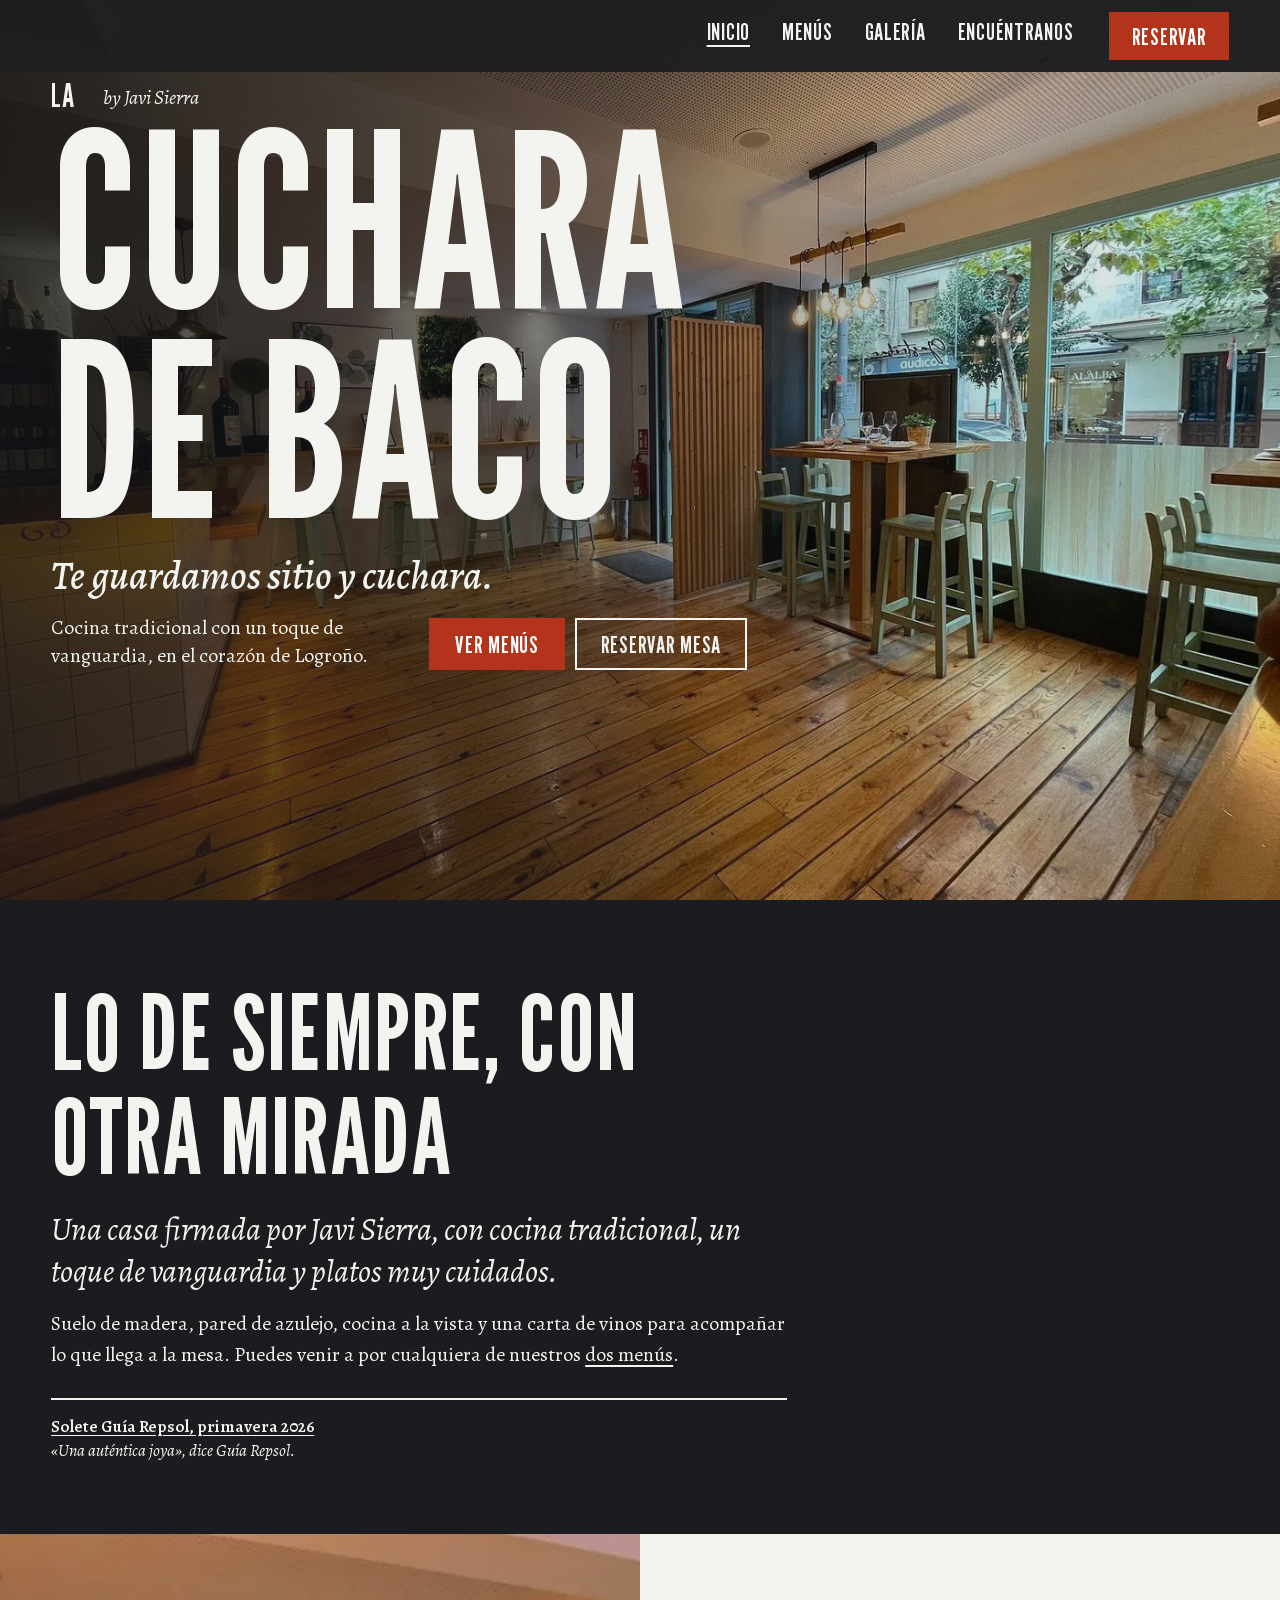
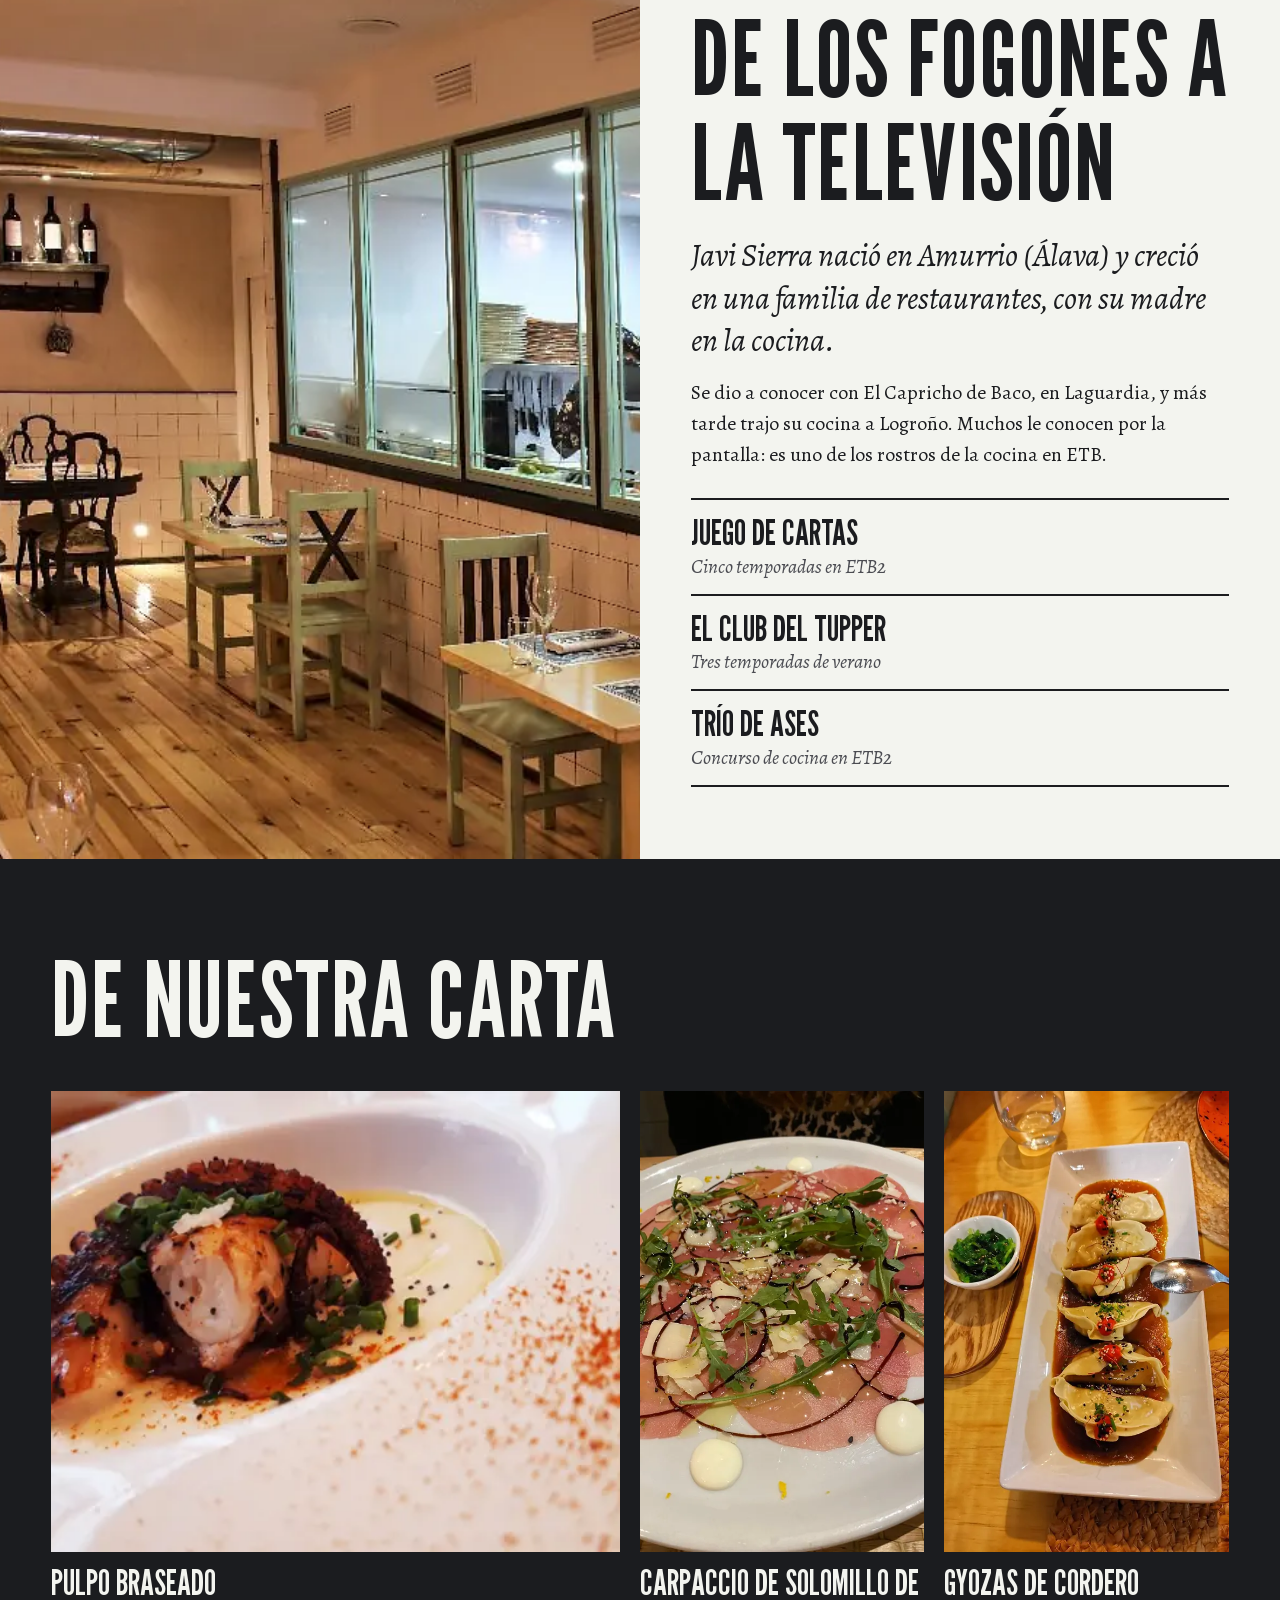
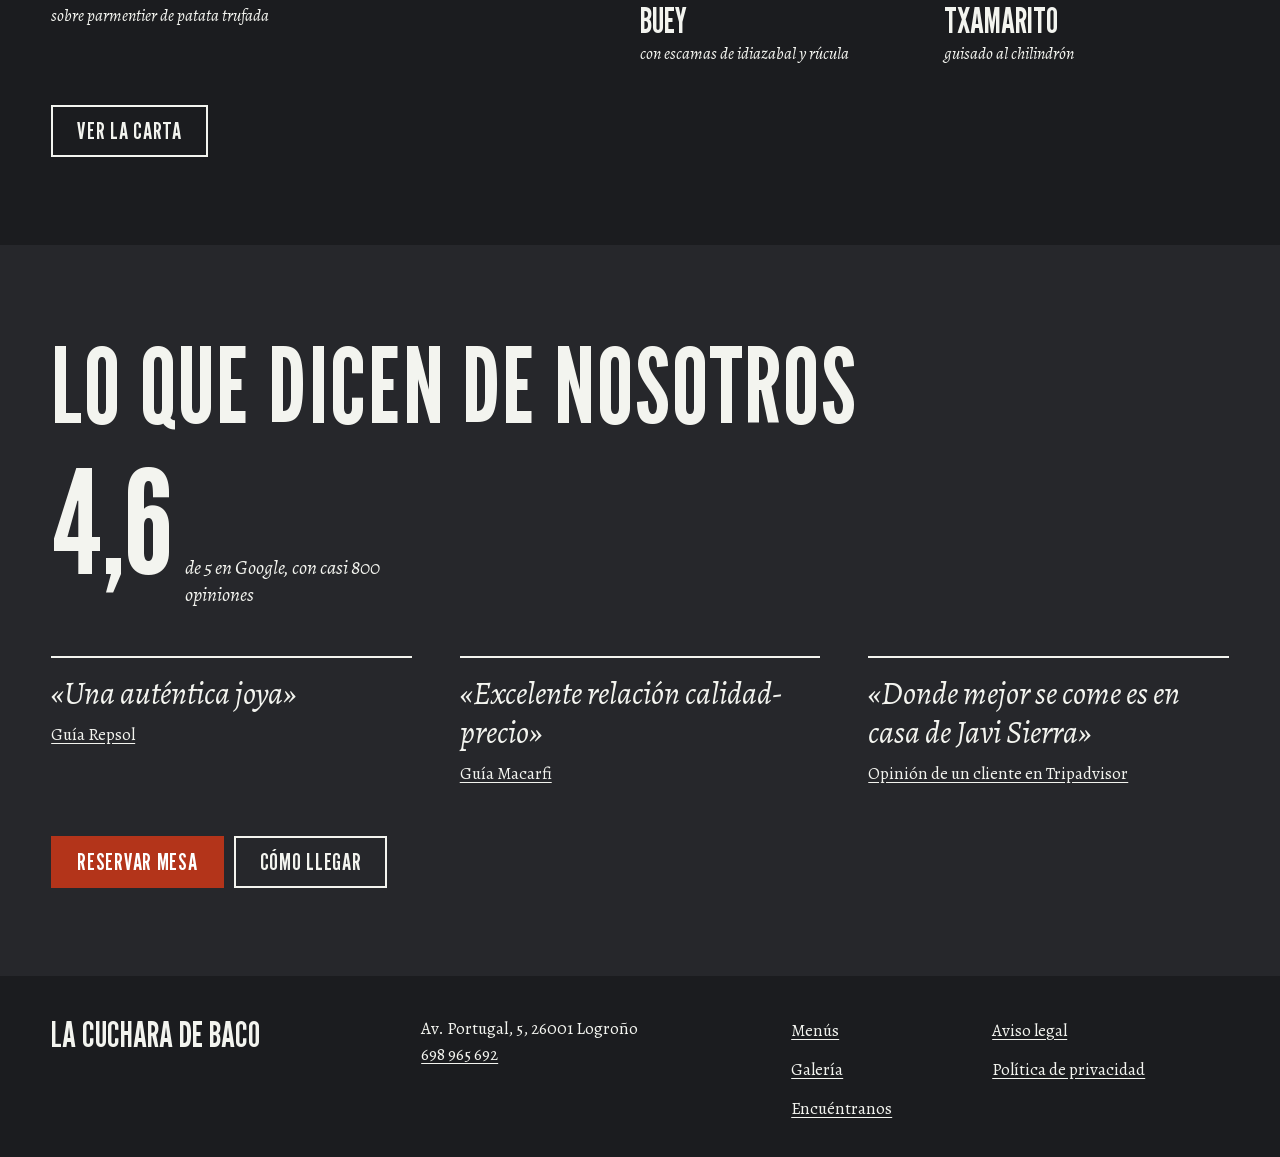
<file: index.html>
<!doctype html>
<html lang="es">
<head>
  <meta charset="utf-8">
  <meta name="robots" content="noindex">
  <meta name="viewport" content="width=device-width, initial-scale=1, viewport-fit=cover">
  <title>La Cuchara de Baco | Restaurante en Logroño, Av. Portugal 5</title>
  <meta name="description" content="Restaurante en el corazón de Logroño: cocina tradicional con un toque de vanguardia, menú ejecutivo y menú del día o de fin de semana. Reservas en el 698 965 692.">
  <meta name="theme-color" content="#1b1c1f">
  <meta property="og:type" content="restaurant.restaurant">
  <meta property="og:locale" content="es_ES">
  <meta property="og:site_name" content="La Cuchara de Baco">
  <meta property="og:title" content="La Cuchara de Baco | Restaurante en Logroño">
  <meta property="og:description" content="Cocina tradicional con un toque de vanguardia en la Avenida de Portugal, 5. Menú ejecutivo y menú del día o de fin de semana.">
  <link rel="icon" href="favicon.svg" type="image/svg+xml">
  <link rel="preload" href="assets/fonts/league-gothic.woff2" as="font" type="font/woff2" crossorigin>
  <link rel="preload" href="assets/fonts/alegreya.woff2" as="font" type="font/woff2" crossorigin>
  <link rel="stylesheet" href="assets/css/styles.css">
  <script>
    /* El navegador puede saltarse la transición entre páginas, sobre todo la primera
       vez que carga una: entonces la página entra con un fundido. Va aquí porque
       el aviso llega antes que el JavaScript del final de la página. */
    addEventListener('pagereveal', function (evento) {
      var transicion = evento.viewTransition;
      var fundir = function () { document.documentElement.classList.add('fundido'); };
      if (!transicion) { fundir(); return; }
      transicion.ready.catch(fundir);
      transicion.finished.catch(function () {});
    });
  </script>
  <script>
    /* Entrada: solo la primera vez en cada sesión y sin pedir reducir el movimiento. */
    try {
      if (!sessionStorage.getItem('cuchara-entrada') && !matchMedia('(prefers-reduced-motion: reduce)').matches) {
        document.documentElement.classList.add('con-entrada');
        sessionStorage.setItem('cuchara-entrada', '1');
      }
    } catch (e) {}
  </script>
</head>
<body class="inicio">
  <div class="entrada" aria-hidden="true" data-entrada>
    <span class="entrada__telon entrada__telon--izquierda"></span>
    <span class="entrada__telon entrada__telon--derecha"></span>
    <p class="entrada__nombre">La Cuchara de Baco</p>
  </div>
  <div class="fondo" aria-hidden="true" data-fondo>
    <picture class="fondo__foto">
      <img src="assets/img/fondo-1.webp" alt="" width="1400" height="1050" fetchpriority="high">
    </picture>
  </div>
  <a class="saltar" href="#contenido">Saltar al contenido</a>

  <header class="cabecera">
    <a class="marca" href="#inicio" aria-label="La Cuchara de Baco, ir al inicio">La Cuchara de Baco</a>
    <nav class="nav" aria-label="Principal">
      <ul>
        <li><a href="index.html" aria-current="page">Inicio</a></li>
        <li><a href="menus.html">Menús</a></li>
        <li><a href="galeria.html">Galería</a></li>
        <li><a href="encuentranos.html">Encuéntranos</a></li>
      </ul>
      <a class="nav__reservar" href="encuentranos.html#reservar" data-reservar>Reservar</a>
    </nav>
  </header>

  <main id="contenido">
    <section class="portada" id="inicio">
      <div class="portada__texto">
        <h1 class="titulo">
          <span class="titulo__la">La</span>
          <span class="titulo__linea">Cuchara</span>
          <span class="titulo__linea">de Baco</span>
          <span class="visual-oculto">, restaurante en Logroño</span>
        </h1>
        <p class="firma" data-firma>by Javi Sierra</p>
        <div class="portada__pie">
          <p class="frase">Te guardamos sitio y cuchara.</p>
          <p class="portada__sub">Cocina tradicional con un toque de vanguardia, en el corazón de Logroño.</p>
          <div class="portada__acciones">
            <a class="boton boton--relleno" href="menus.html">Ver menús</a>
            <a class="boton boton--linea-clara" href="tel:+34698965692" data-tel data-llamar>Llamar para reservar</a>
          </div>
        </div>
      </div>

    </section>

    <section class="casa" aria-labelledby="casa-titulo">
      <div class="casa__texto">
        <h2 id="casa-titulo">Lo de siempre, con otra mirada</h2>
        <p class="casa__entrada">Una casa firmada por Javi Sierra, con cocina tradicional, un toque de vanguardia y platos muy cuidados.</p>
        <p>Suelo de madera, pared de azulejo, cocina a la vista y una carta de vinos para acompañar lo que llega a la mesa. Puedes venir a por cualquiera de nuestros <a href="menus.html">dos menús</a>.</p>
        <p class="casa__distincion" data-distincion hidden></p>
      </div>
    </section>

    <section class="historia" aria-labelledby="historia-titulo">
      <img class="historia__foto" src="assets/img/local-comedor-1200.webp" alt="Comedor con la cocina a la vista tras una cristalera de marcos verde agua" width="970" height="635" loading="lazy" decoding="async">
      <div class="historia__texto">
        <h2 id="historia-titulo">De los fogones a la televisión</h2>
        <p class="historia__entrada">Javi Sierra nació en Amurrio (Álava) y creció en una familia de restaurantes, con su madre en la cocina.</p>
        <p>Se dio a conocer con El Capricho de Baco, en Laguardia, y más tarde trajo su cocina a Logroño. Muchos le conocen por la pantalla: es uno de los rostros de la cocina en ETB.</p>
        <ul class="historia__programas" aria-label="Programas de televisión presentados por Javi Sierra en ETB">
          <li><strong>Juego de cartas</strong> <span>Cinco temporadas en ETB2</span></li>
          <li><strong>El club del tupper</strong> <span>Tres temporadas de verano</span></li>
          <li><strong>Trío de ases</strong> <span>Concurso de cocina en ETB2</span></li>
        </ul>
      </div>
    </section>

    <section class="destacados" aria-labelledby="destacados-titulo">
      <h2 id="destacados-titulo">De nuestra carta</h2>
      <div class="destacados__lista" data-destacados></div>
      <a class="boton boton--linea-clara" href="menus.html#carta">Ver la carta</a>
    </section>

    <section class="opiniones" aria-labelledby="opiniones-titulo">
      <h2 id="opiniones-titulo">Lo que dicen de nosotros</h2>
      <p class="opiniones__nota" data-valoracion hidden></p>
      <div class="opiniones__lista" data-opiniones></div>
      <div class="opiniones__acciones">
        <a class="boton boton--relleno" href="tel:+34698965692" data-tel data-llamar>Llamar para reservar</a>
        <a class="boton boton--linea-clara" href="encuentranos.html">Cómo llegar</a>
      </div>
    </section>
  </main>

  <footer class="pie">
    <p class="pie__marca">La Cuchara de Baco</p>
    <div class="pie__contacto">
      <p><span data-calle>Av. Portugal, 5</span>, <span data-cp>26001</span> <span data-ciudad>Logroño</span></p>
      <p><a href="tel:+34698965692" data-tel data-tel-texto>698 965 692</a></p>
    </div>
    <nav aria-label="Pie de página">
      <ul>
        <li><a href="menus.html">Menús</a></li>
        <li><a href="galeria.html">Galería</a></li>
        <li><a href="encuentranos.html">Encuéntranos</a></li>
      </ul>
    </nav>
    <nav aria-label="Información legal">
      <ul>
        <li><a href="aviso-legal.html" data-aviso-legal>Aviso legal</a></li>
        <li><a href="privacidad.html" data-privacidad>Política de privacidad</a></li>
      </ul>
    </nav>
  </footer>

  <nav class="barra" aria-label="Accesos rápidos">
    <a href="menus.html">Menús</a>
    <a href="galeria.html">Galería</a>
    <a href="encuentranos.html">Encuéntranos</a>
    <a class="barra__reservar" href="encuentranos.html#reservar" data-reservar>Reservar</a>
  </nav>

  <script src="assets/js/config.js"></script>
  <script src="assets/js/main.js"></script>
</body>
</html>
</file>
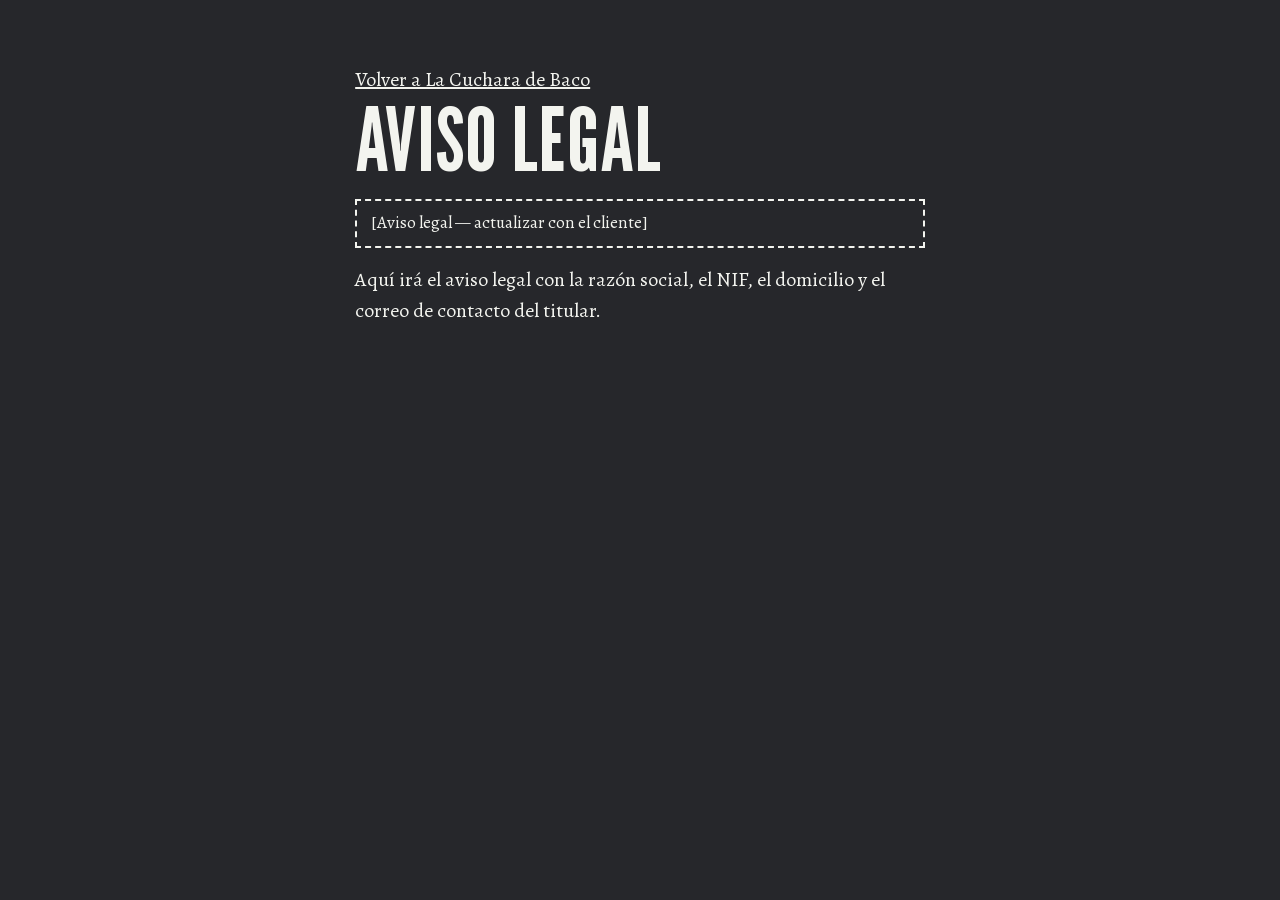
<file: aviso-legal.html>
<!doctype html>
<html lang="es">
<head>
  <meta charset="utf-8">
  <meta name="viewport" content="width=device-width, initial-scale=1">
  <title>Aviso legal | La Cuchara de Baco</title>
  <meta name="robots" content="noindex">
  <link rel="icon" href="favicon.svg" type="image/svg+xml">
  <link rel="stylesheet" href="assets/css/styles.css">
  <script>
    /* El navegador puede saltarse la transición entre páginas, sobre todo la primera
       vez que carga una: entonces la página entra con un fundido. Va aquí porque
       el aviso llega antes que el JavaScript del final de la página. */
    addEventListener('pagereveal', function (evento) {
      var transicion = evento.viewTransition;
      var fundir = function () { document.documentElement.classList.add('fundido'); };
      if (!transicion) { fundir(); return; }
      transicion.ready.catch(fundir);
      transicion.finished.catch(function () {});
    });
  </script>
</head>
<body class="legal">
  <main>
    <p><a href="index.html">Volver a La Cuchara de Baco</a></p>
    <h1>Aviso legal</h1>
    <p class="hueco">[Aviso legal — actualizar con el cliente]</p>
    <p>Aquí irá el aviso legal con la razón social, el NIF, el domicilio y el correo de contacto del titular.</p>
  </main>
</body>
</html>
</file>
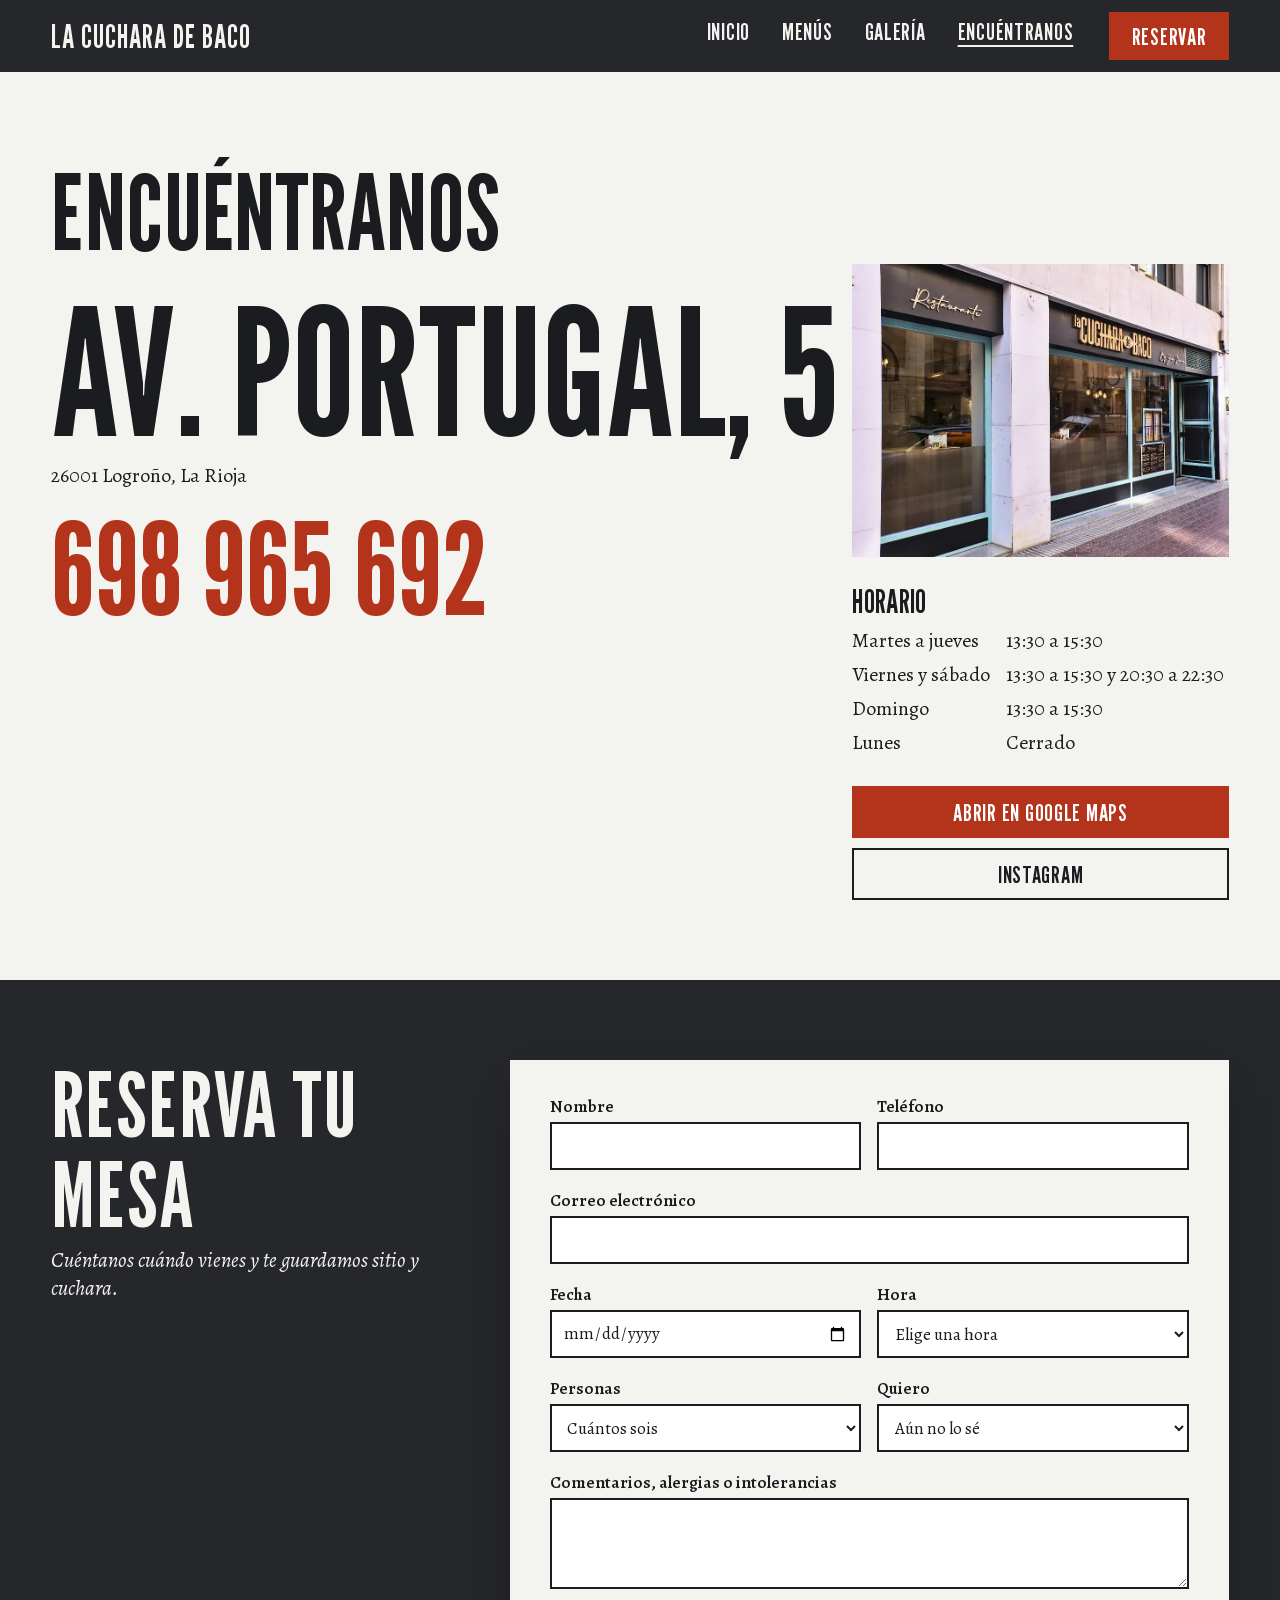
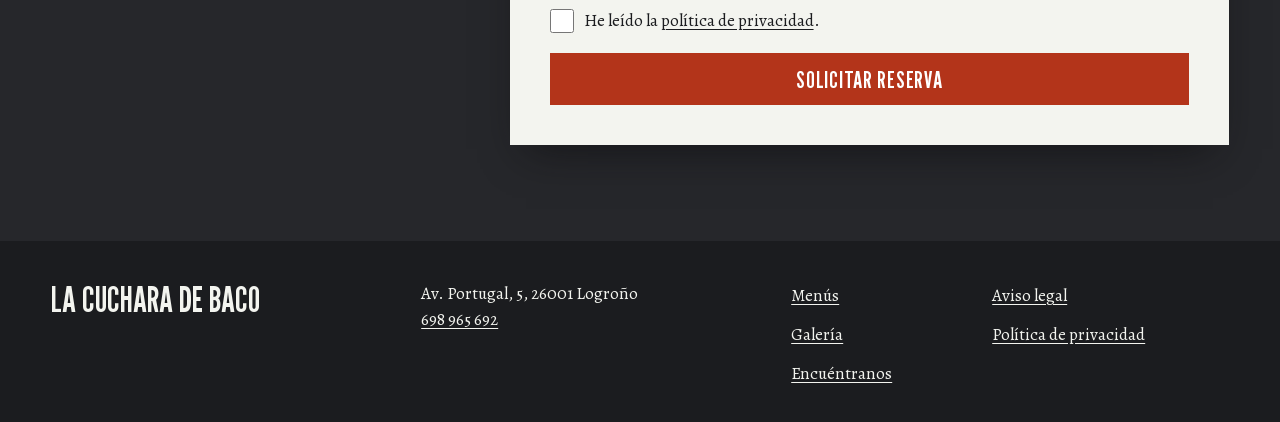
<file: encuentranos.html>
<!doctype html>
<html lang="es">
<head>
  <meta charset="utf-8">
  <meta name="robots" content="noindex">
  <meta name="viewport" content="width=device-width, initial-scale=1, viewport-fit=cover">
  <title>Encuéntranos | La Cuchara de Baco, Av. Portugal 5, Logroño</title>
  <meta name="description" content="La Cuchara de Baco está en la Avenida de Portugal, 5, 26001 Logroño. Reservas en el 698 965 692.">
  <meta name="theme-color" content="#26272b">
  <link rel="icon" href="favicon.svg" type="image/svg+xml">
  <link rel="preload" href="assets/fonts/league-gothic.woff2" as="font" type="font/woff2" crossorigin>
  <link rel="preload" href="assets/fonts/alegreya.woff2" as="font" type="font/woff2" crossorigin>
  <link rel="stylesheet" href="assets/css/styles.css">
  <script>
    /* El navegador puede saltarse la transición entre páginas, sobre todo la primera
       vez que carga una: entonces la página entra con un fundido. Va aquí porque
       el aviso llega antes que el JavaScript del final de la página. */
    addEventListener('pagereveal', function (evento) {
      var transicion = evento.viewTransition;
      var fundir = function () { document.documentElement.classList.add('fundido'); };
      if (!transicion) { fundir(); return; }
      transicion.ready.catch(fundir);
      transicion.finished.catch(function () {});
    });
  </script>
</head>
<body class="pagina-sitio">
  <a class="saltar" href="#contenido">Saltar al contenido</a>

  <header class="cabecera">
    <a class="marca" href="index.html" aria-label="La Cuchara de Baco, ir al inicio">La Cuchara de Baco</a>
    <nav class="nav" aria-label="Principal">
      <ul>
        <li><a href="index.html">Inicio</a></li>
        <li><a href="menus.html">Menús</a></li>
        <li><a href="galeria.html">Galería</a></li>
        <li><a href="encuentranos.html" aria-current="page">Encuéntranos</a></li>
      </ul>
      <a class="nav__reservar" href="encuentranos.html#reservar" data-reservar>Reservar</a>
    </nav>
  </header>

  <main id="contenido">
    <section class="sitio" id="encuentranos" aria-labelledby="sitio-titulo">
      <h1 id="sitio-titulo">Encuéntranos</h1>
      <address class="sitio__datos">
        <a class="sitio__direccion" href="#" data-mapa>
          <span data-calle>Av. Portugal, 5</span>
          <small><span data-cp>26001</span> <span data-ciudad>Logroño</span>, <span data-region>La Rioja</span></small>
        </a>
        <a class="sitio__telefono" href="tel:+34698965692" data-tel data-tel-texto>698 965 692</a>
      </address>
      <div class="sitio__lateral">
        <img class="sitio__foto" data-fachada src="assets/img/local-fachada-1200.webp" alt="Fachada de La Cuchara de Baco, con rótulo dorado y marcos verde agua" width="857" height="666" loading="lazy" decoding="async">
        <div class="sitio__horario" data-horario>
          <h3>Horario</h3>
          <p>Llámanos y te decimos a qué hora abrimos hoy.</p>
        </div>
        <div class="sitio__acciones">
          <a class="boton boton--relleno" href="#" data-mapa>Abrir en Google Maps</a>
          <a class="boton boton--linea" href="https://www.instagram.com/lacucharadebaco/" data-instagram rel="noopener">Instagram</a>
        </div>
      </div>
    </section>

    <section class="reserva" id="reservar" aria-labelledby="reserva-titulo">
      <div class="reserva__cabeza">
        <h2 id="reserva-titulo">Reserva tu mesa</h2>
        <p>Cuéntanos cuándo vienes y te guardamos sitio y cuchara.</p>
      </div>
      <form class="formulario" data-reserva>
        <div class="campo">
          <label for="r-nombre">Nombre</label>
          <input id="r-nombre" name="nombre" type="text" autocomplete="name" required>
        </div>
        <div class="campo">
          <label for="r-telefono">Teléfono</label>
          <input id="r-telefono" name="telefono" type="tel" autocomplete="tel" required>
        </div>
        <div class="campo campo--ancho">
          <label for="r-correo">Correo electrónico</label>
          <input id="r-correo" name="correo" type="email" autocomplete="email">
        </div>
        <div class="campo">
          <label for="r-fecha">Fecha</label>
          <input id="r-fecha" name="fecha" type="date" required data-reserva-fecha>
        </div>
        <div class="campo">
          <label for="r-hora">Hora</label>
          <select id="r-hora" name="hora" required>
            <option value="">Elige una hora</option>
            <optgroup label="Comida">
              <option>13:30</option>
              <option>14:00</option>
              <option>14:30</option>
              <option>15:00</option>
            </optgroup>
            <optgroup label="Cena (viernes y sábado)">
              <option>20:30</option>
              <option>21:00</option>
              <option>21:30</option>
              <option>22:00</option>
            </optgroup>
          </select>
        </div>
        <div class="campo">
          <label for="r-personas">Personas</label>
          <select id="r-personas" name="personas" required>
            <option value="">Cuántos sois</option>
            <option>1</option>
            <option>2</option>
            <option>3</option>
            <option>4</option>
            <option>5</option>
            <option>6</option>
            <option>7</option>
            <option>8</option>
            <option>Más de 8</option>
          </select>
        </div>
        <div class="campo">
          <label for="r-menu">Quiero</label>
          <select id="r-menu" name="menu">
            <option>Aún no lo sé</option>
            <option>Menú del día / fin de semana</option>
            <option>Menú ejecutivo</option>
            <option>Comer de carta</option>
          </select>
        </div>
        <div class="campo campo--ancho">
          <label for="r-notas">Comentarios, alergias o intolerancias</label>
          <textarea id="r-notas" name="notas" rows="3"></textarea>
        </div>
        <div class="campo campo--ancho campo--casilla">
          <input id="r-privacidad" name="privacidad" type="checkbox" required>
          <label for="r-privacidad">He leído la <a href="privacidad.html" data-privacidad>política de privacidad</a>.</label>
        </div>
        <button class="boton boton--relleno campo--ancho" type="submit">Solicitar reserva</button>
        <p class="formulario__aviso campo--ancho" role="status" data-reserva-aviso hidden></p>
      </form>
    </section>
  </main>

  <footer class="pie">
    <p class="pie__marca">La Cuchara de Baco</p>
    <div class="pie__contacto">
      <p><span data-calle>Av. Portugal, 5</span>, <span data-cp>26001</span> <span data-ciudad>Logroño</span></p>
      <p><a href="tel:+34698965692" data-tel data-tel-texto>698 965 692</a></p>
    </div>
    <nav aria-label="Pie de página">
      <ul>
        <li><a href="menus.html">Menús</a></li>
        <li><a href="galeria.html">Galería</a></li>
        <li><a href="encuentranos.html" aria-current="page">Encuéntranos</a></li>
      </ul>
    </nav>
    <nav aria-label="Información legal">
      <ul>
        <li><a href="aviso-legal.html" data-aviso-legal>Aviso legal</a></li>
        <li><a href="privacidad.html" data-privacidad>Política de privacidad</a></li>
      </ul>
    </nav>
  </footer>

  <nav class="barra" aria-label="Accesos rápidos">
    <a href="menus.html">Menús</a>
    <a href="galeria.html">Galería</a>
    <a href="encuentranos.html" aria-current="page">Encuéntranos</a>
    <a class="barra__reservar" href="encuentranos.html#reservar" data-reservar>Reservar</a>
  </nav>

  <script src="assets/js/config.js"></script>
  <script src="assets/js/main.js"></script>
</body>
</html>
</file>
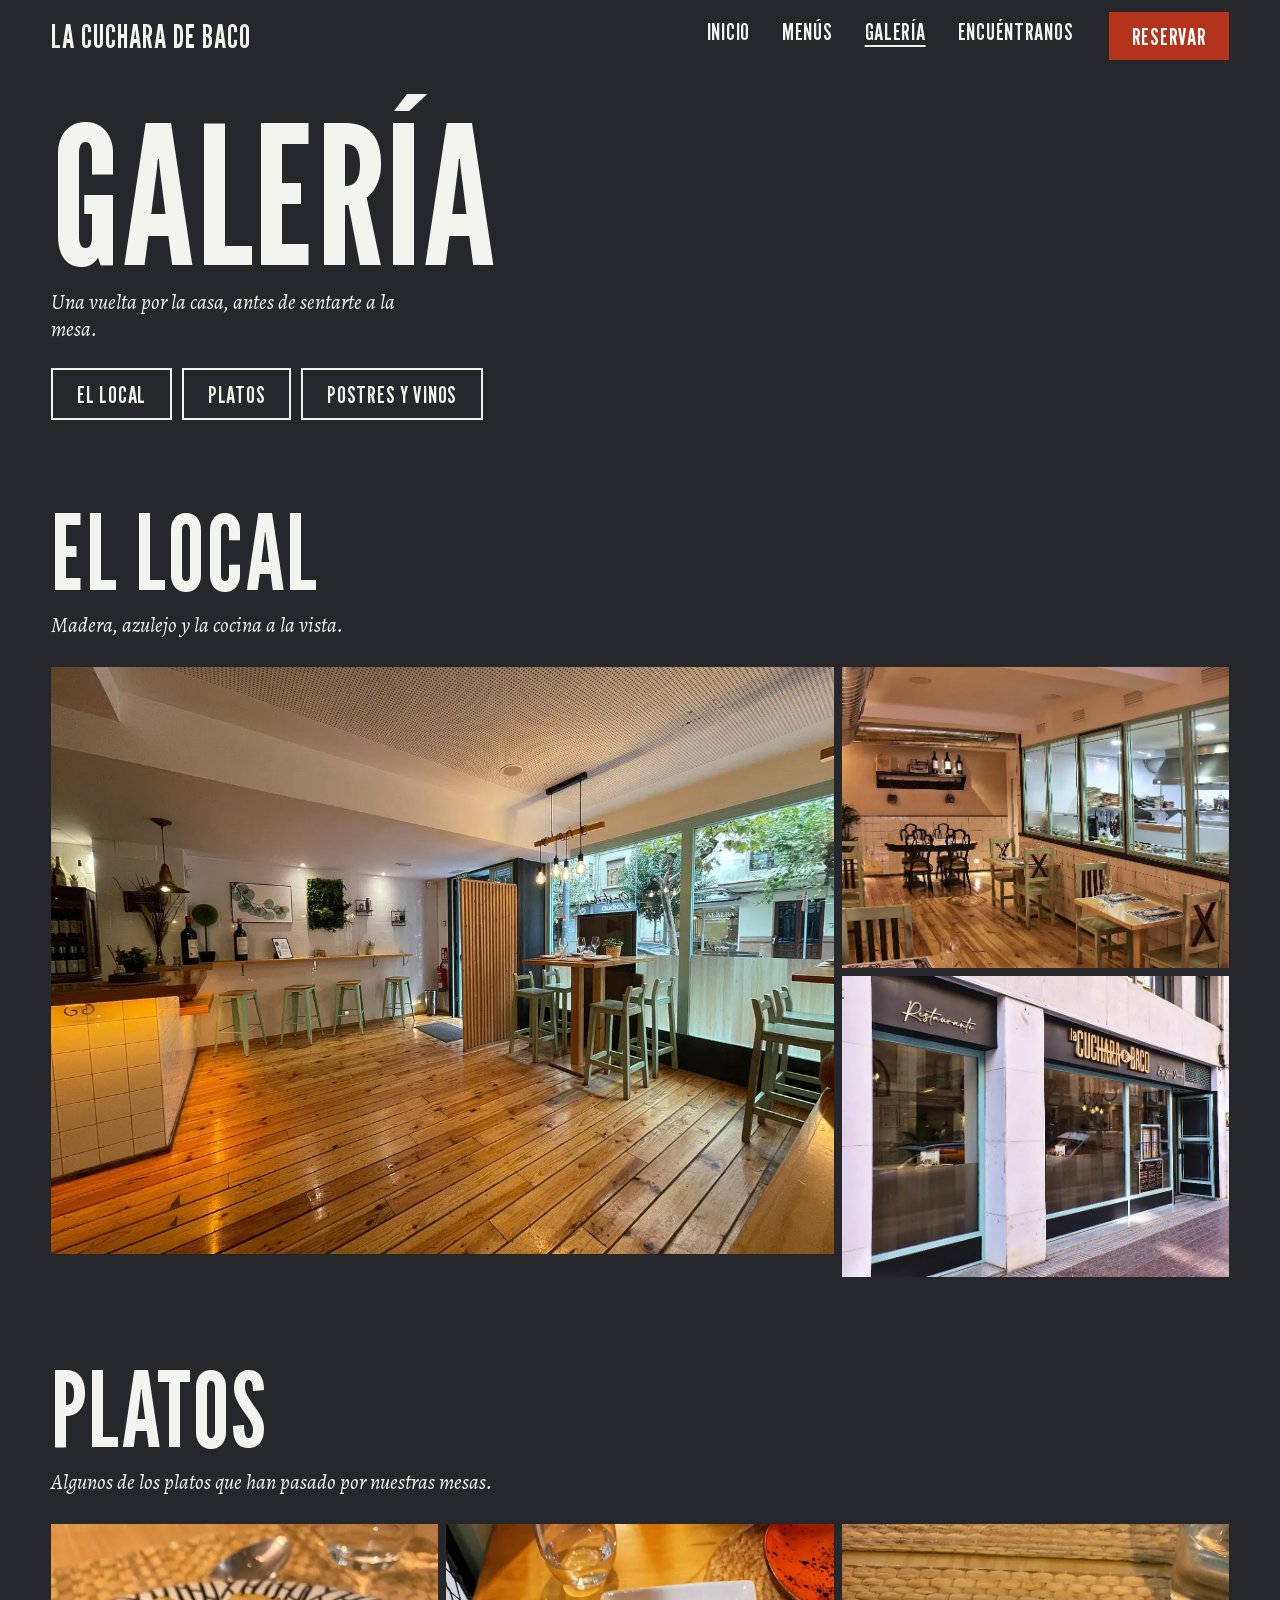
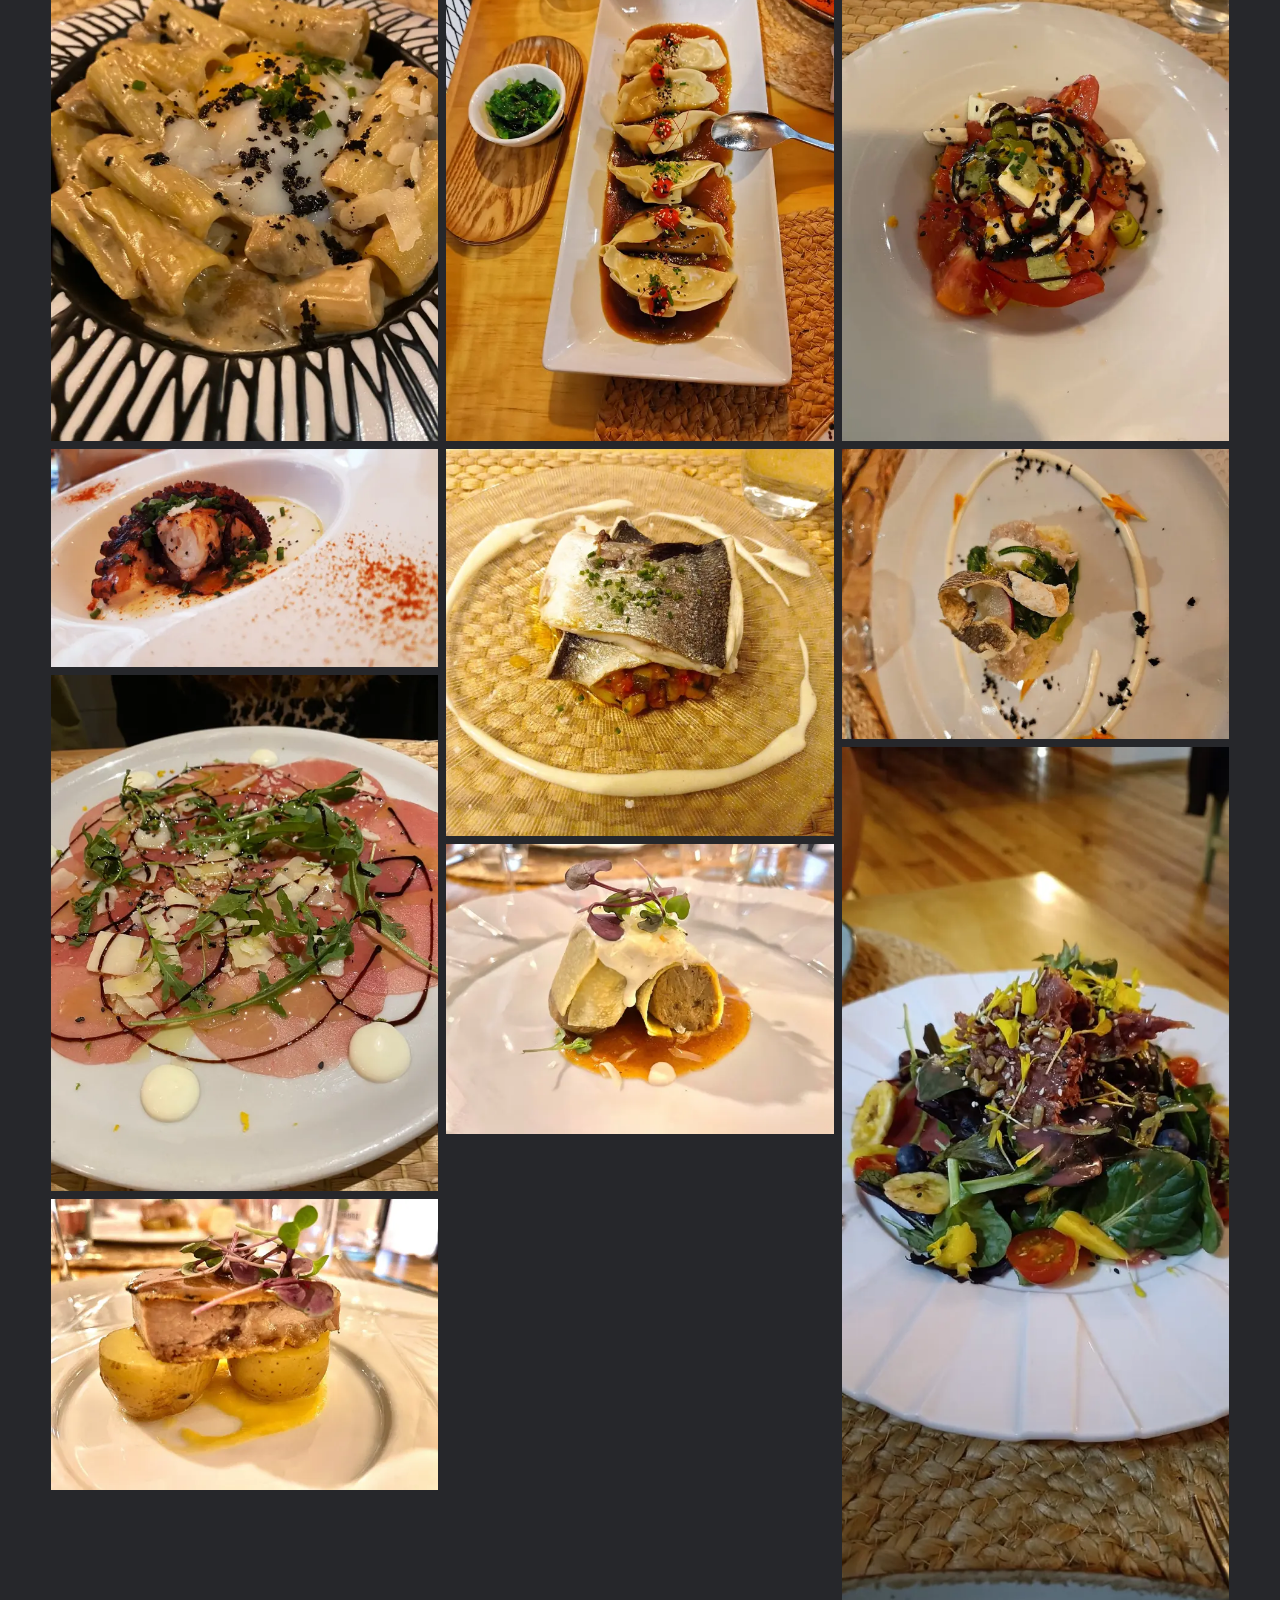
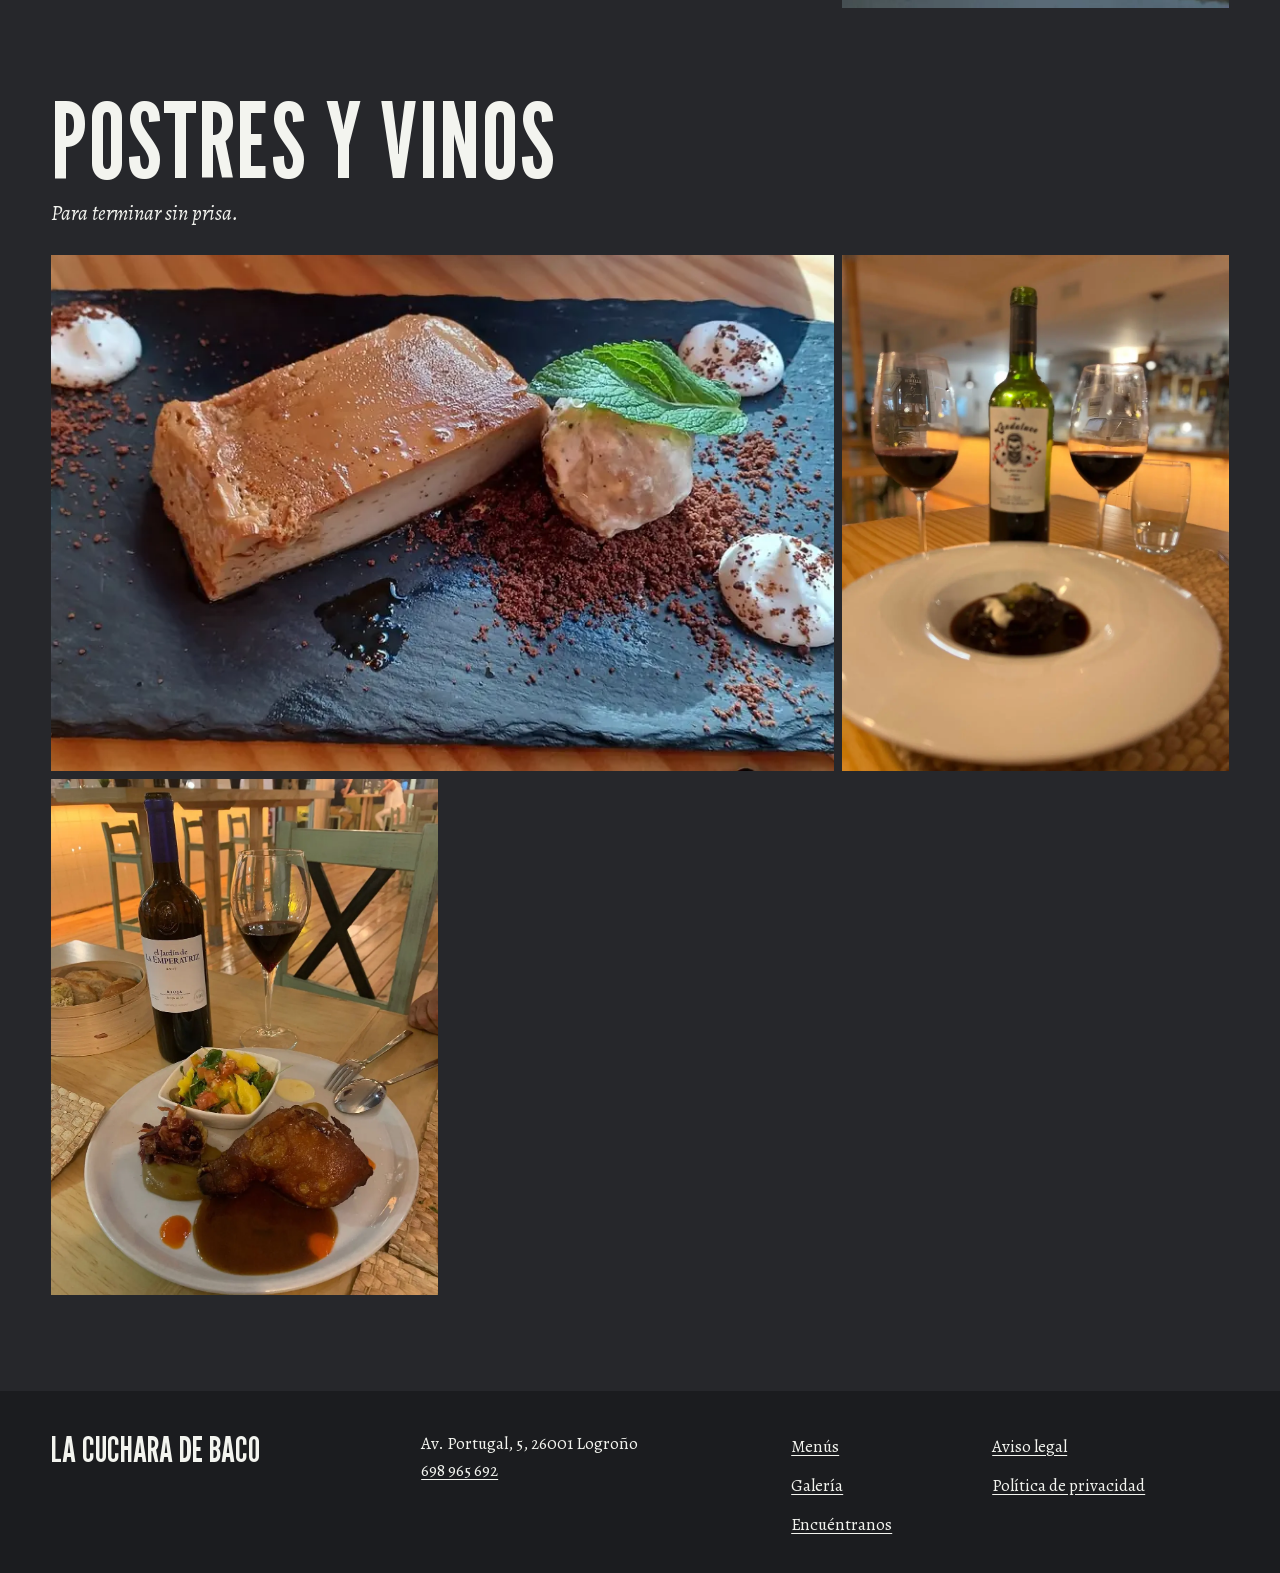
<file: galeria.html>
<!doctype html>
<html lang="es">
<head>
  <meta charset="utf-8">
  <meta name="robots" content="noindex">
  <meta name="viewport" content="width=device-width, initial-scale=1, viewport-fit=cover">
  <title>Galería | La Cuchara de Baco, restaurante en Logroño</title>
  <meta name="description" content="Fotos del local y de los platos de La Cuchara de Baco, restaurante en la Avenida de Portugal, 5, Logroño.">
  <meta name="theme-color" content="#26272b">
  <link rel="icon" href="favicon.svg" type="image/svg+xml">
  <link rel="preload" href="assets/fonts/league-gothic.woff2" as="font" type="font/woff2" crossorigin>
  <link rel="preload" href="assets/fonts/alegreya.woff2" as="font" type="font/woff2" crossorigin>
  <link rel="stylesheet" href="assets/css/styles.css">
  <script>
    /* El navegador puede saltarse la transición entre páginas, sobre todo la primera
       vez que carga una: entonces la página entra con un fundido. Va aquí porque
       el aviso llega antes que el JavaScript del final de la página. */
    addEventListener('pagereveal', function (evento) {
      var transicion = evento.viewTransition;
      var fundir = function () { document.documentElement.classList.add('fundido'); };
      if (!transicion) { fundir(); return; }
      transicion.ready.catch(fundir);
      transicion.finished.catch(function () {});
    });
  </script>
</head>
<body class="pagina-galeria">
  <a class="saltar" href="#contenido">Saltar al contenido</a>

  <header class="cabecera">
    <a class="marca" href="index.html" aria-label="La Cuchara de Baco, ir al inicio">La Cuchara de Baco</a>
    <nav class="nav" aria-label="Principal">
      <ul>
        <li><a href="index.html">Inicio</a></li>
        <li><a href="menus.html">Menús</a></li>
        <li><a href="galeria.html" aria-current="page">Galería</a></li>
        <li><a href="encuentranos.html">Encuéntranos</a></li>
      </ul>
      <a class="nav__reservar" href="encuentranos.html#reservar" data-reservar>Reservar</a>
    </nav>
  </header>

  <main id="contenido" class="menus-pagina">
    <h1 class="menus-pagina__titulo">Galería</h1>
    <p class="menus-pagina__intro">Una vuelta por la casa, antes de sentarte a la mesa.</p>
    <nav class="menus-pagina__saltos" aria-label="Ir a una sección" data-galeria-saltos></nav>
    <div data-galeria></div>
  </main>

  <footer class="pie">
    <p class="pie__marca">La Cuchara de Baco</p>
    <div class="pie__contacto">
      <p><span data-calle>Av. Portugal, 5</span>, <span data-cp>26001</span> <span data-ciudad>Logroño</span></p>
      <p><a href="tel:+34698965692" data-tel data-tel-texto>698 965 692</a></p>
    </div>
    <nav aria-label="Pie de página">
      <ul>
        <li><a href="menus.html">Menús</a></li>
        <li><a href="galeria.html" aria-current="page">Galería</a></li>
        <li><a href="encuentranos.html">Encuéntranos</a></li>
      </ul>
    </nav>
    <nav aria-label="Información legal">
      <ul>
        <li><a href="aviso-legal.html" data-aviso-legal>Aviso legal</a></li>
        <li><a href="privacidad.html" data-privacidad>Política de privacidad</a></li>
      </ul>
    </nav>
  </footer>

  <nav class="barra" aria-label="Accesos rápidos">
    <a href="menus.html">Menús</a>
    <a href="galeria.html" aria-current="page">Galería</a>
    <a href="encuentranos.html">Encuéntranos</a>
    <a class="barra__reservar" href="encuentranos.html#reservar" data-reservar>Reservar</a>
  </nav>

  <dialog class="visor" data-visor aria-label="Foto ampliada">
    <div class="visor__marco">
      <div class="visor__barra">
        <p class="visor__cuenta" data-visor-cuenta></p>
        <form method="dialog"><button class="visor__boton">Cerrar</button></form>
      </div>
      <figure class="visor__foto">
        <img data-visor-img alt="">
        <figcaption data-visor-pie></figcaption>
      </figure>
      <div class="visor__pasos">
        <button class="visor__boton" type="button" data-visor-paso="-1">Anterior</button>
        <button class="visor__boton" type="button" data-visor-paso="1">Siguiente</button>
      </div>
    </div>
  </dialog>

  <script src="assets/js/config.js"></script>
  <script src="assets/js/main.js"></script>
</body>
</html>
</file>
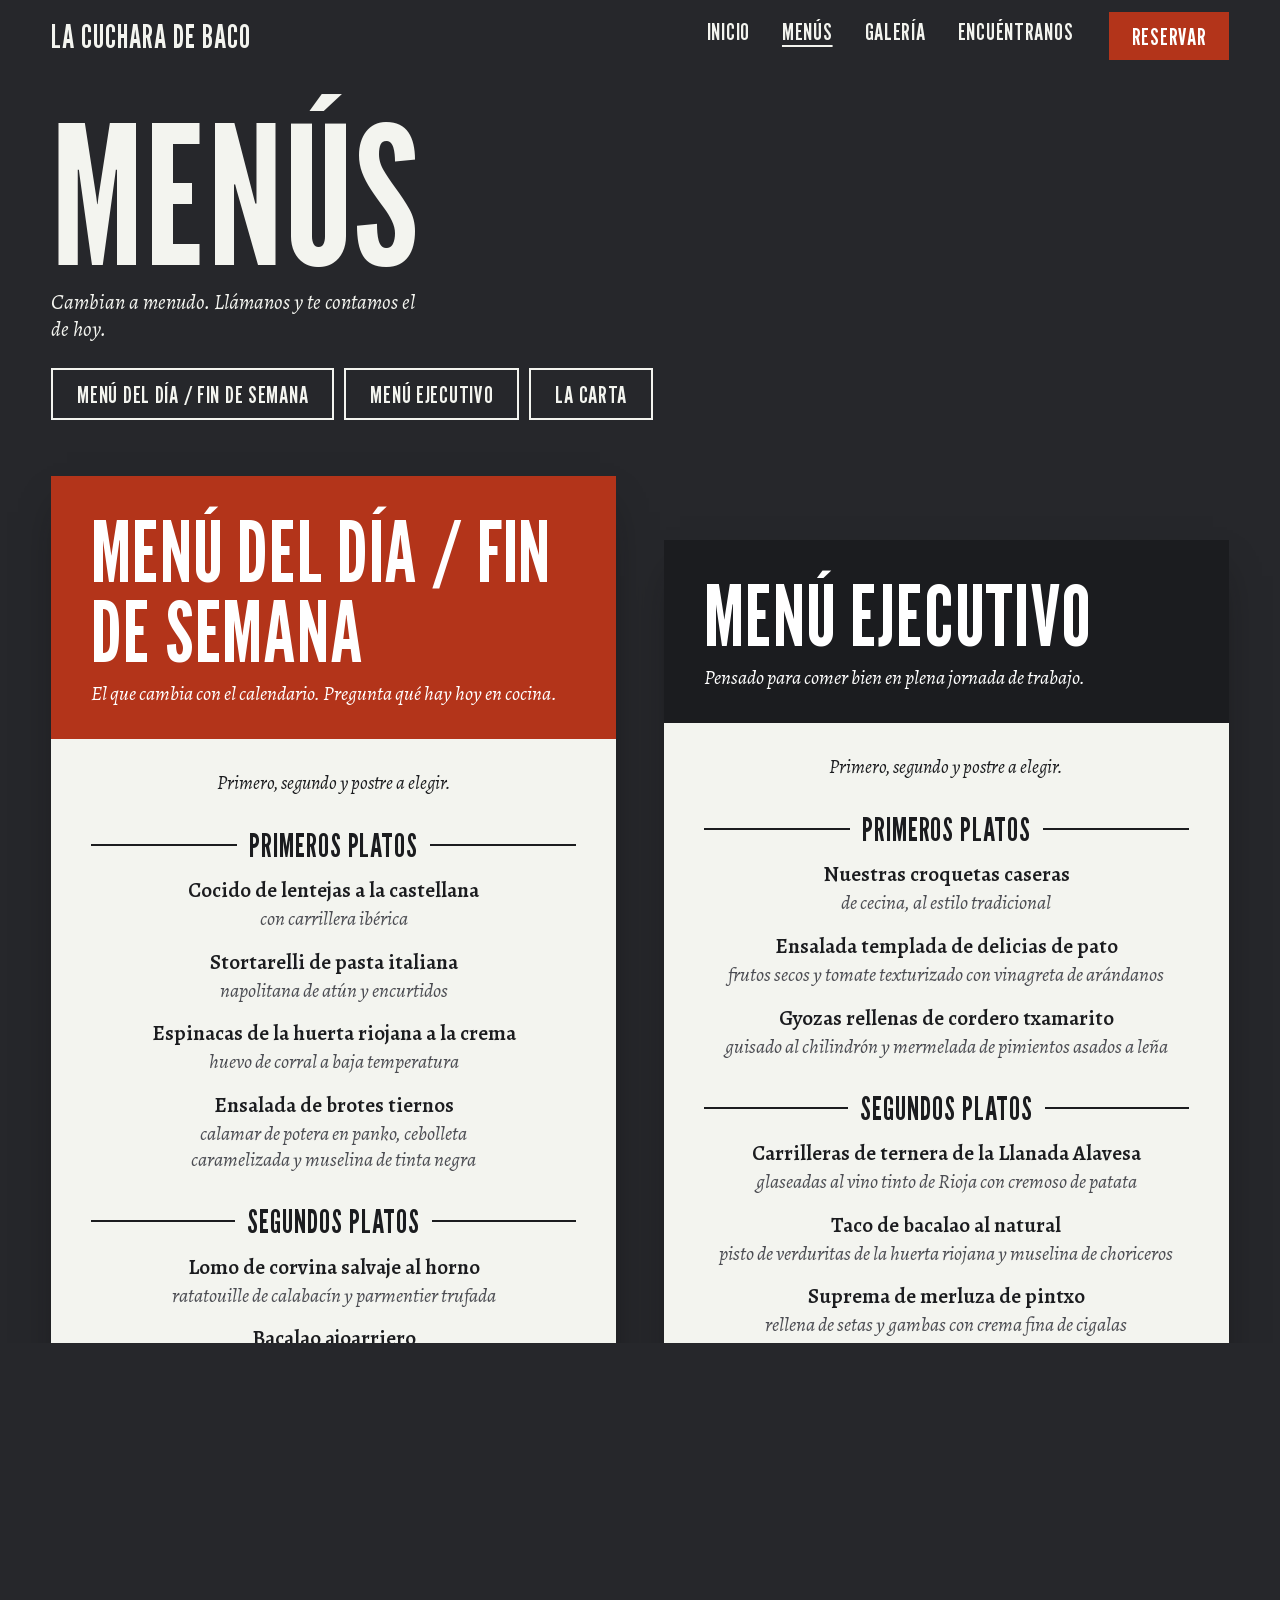
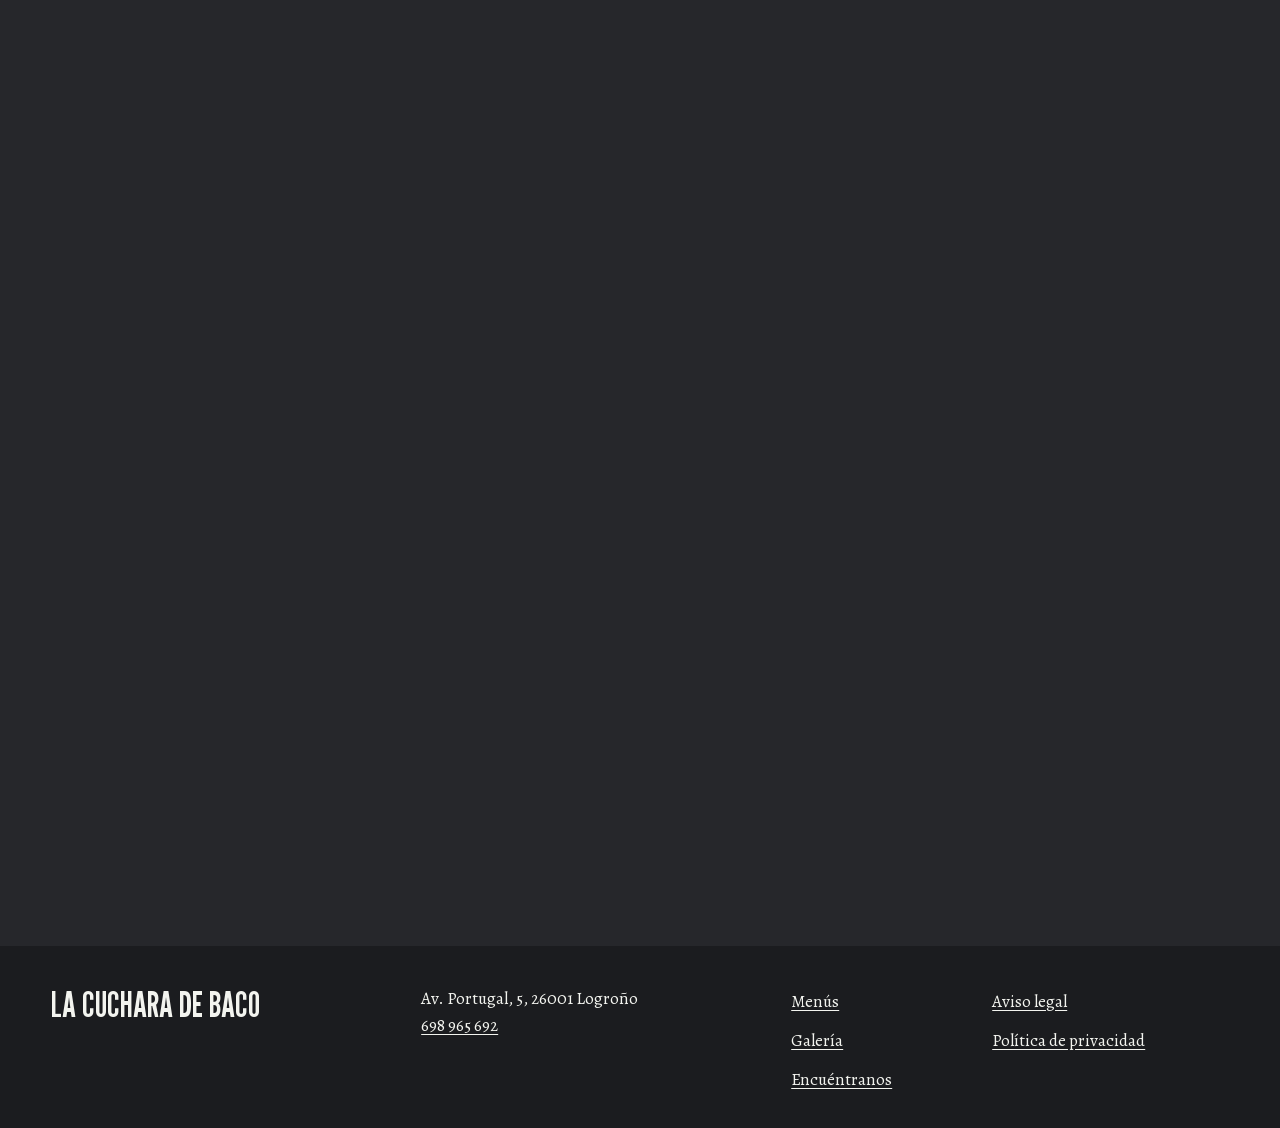
<file: menus.html>
<!doctype html>
<html lang="es">
<head>
  <meta charset="utf-8">
  <meta name="robots" content="noindex">
  <meta name="viewport" content="width=device-width, initial-scale=1, viewport-fit=cover">
  <title>Menús y carta | La Cuchara de Baco, restaurante en Logroño</title>
  <meta name="description" content="Carta, menú ejecutivo y menú del día o de fin de semana de La Cuchara de Baco, en la Avenida de Portugal, 5, Logroño. Reservas en el 698 965 692.">
  <meta name="theme-color" content="#26272b">
  <link rel="icon" href="favicon.svg" type="image/svg+xml">
  <link rel="preload" href="assets/fonts/league-gothic.woff2" as="font" type="font/woff2" crossorigin>
  <link rel="preload" href="assets/fonts/alegreya.woff2" as="font" type="font/woff2" crossorigin>
  <link rel="stylesheet" href="assets/css/styles.css">
  <script>
    /* El navegador puede saltarse la transición entre páginas, sobre todo la primera
       vez que carga una: entonces la página entra con un fundido. Va aquí porque
       el aviso llega antes que el JavaScript del final de la página. */
    addEventListener('pagereveal', function (evento) {
      var transicion = evento.viewTransition;
      var fundir = function () { document.documentElement.classList.add('fundido'); };
      if (!transicion) { fundir(); return; }
      transicion.ready.catch(fundir);
      transicion.finished.catch(function () {});
    });
  </script>
</head>
<body class="pagina-menus">
  <a class="saltar" href="#contenido">Saltar al contenido</a>

  <header class="cabecera">
    <a class="marca" href="index.html" aria-label="La Cuchara de Baco, ir al inicio">La Cuchara de Baco</a>
    <nav class="nav" aria-label="Principal">
      <ul>
        <li><a href="index.html">Inicio</a></li>
        <li><a href="menus.html" aria-current="page">Menús</a></li>
        <li><a href="galeria.html">Galería</a></li>
        <li><a href="encuentranos.html">Encuéntranos</a></li>
      </ul>
      <a class="nav__reservar" href="encuentranos.html#reservar" data-reservar>Reservar</a>
    </nav>
  </header>

  <main id="contenido" class="menus-pagina">
    <h1 class="menus-pagina__titulo">Menús</h1>
    <p class="menus-pagina__intro">Cambian a menudo. Llámanos y te contamos el de hoy.</p>
    <nav class="menus-pagina__saltos" aria-label="Ir a un menú">
      <a class="boton boton--linea-clara" href="#dia-fin-de-semana">Menú del día / fin de semana</a>
      <a class="boton boton--linea-clara" href="#ejecutivo">Menú ejecutivo</a>
      <a class="boton boton--linea-clara" href="#carta">La carta</a>
    </nav>
    <div class="hojas" data-menus>
      <noscript><p>Llámanos al 698 965 692 y te contamos los menús de hoy.</p></noscript>
    </div>
  </main>

  <footer class="pie">
    <p class="pie__marca">La Cuchara de Baco</p>
    <div class="pie__contacto">
      <p><span data-calle>Av. Portugal, 5</span>, <span data-cp>26001</span> <span data-ciudad>Logroño</span></p>
      <p><a href="tel:+34698965692" data-tel data-tel-texto>698 965 692</a></p>
    </div>
    <nav aria-label="Pie de página">
      <ul>
        <li><a href="menus.html" aria-current="page">Menús</a></li>
        <li><a href="galeria.html">Galería</a></li>
        <li><a href="encuentranos.html">Encuéntranos</a></li>
      </ul>
    </nav>
    <nav aria-label="Información legal">
      <ul>
        <li><a href="aviso-legal.html" data-aviso-legal>Aviso legal</a></li>
        <li><a href="privacidad.html" data-privacidad>Política de privacidad</a></li>
      </ul>
    </nav>
  </footer>

  <nav class="barra" aria-label="Accesos rápidos">
    <a href="menus.html" aria-current="page">Menús</a>
    <a href="galeria.html">Galería</a>
    <a href="encuentranos.html">Encuéntranos</a>
    <a class="barra__reservar" href="encuentranos.html#reservar" data-reservar>Reservar</a>
  </nav>

  <script src="assets/js/config.js"></script>
  <script src="assets/js/main.js"></script>
</body>
</html>
</file>
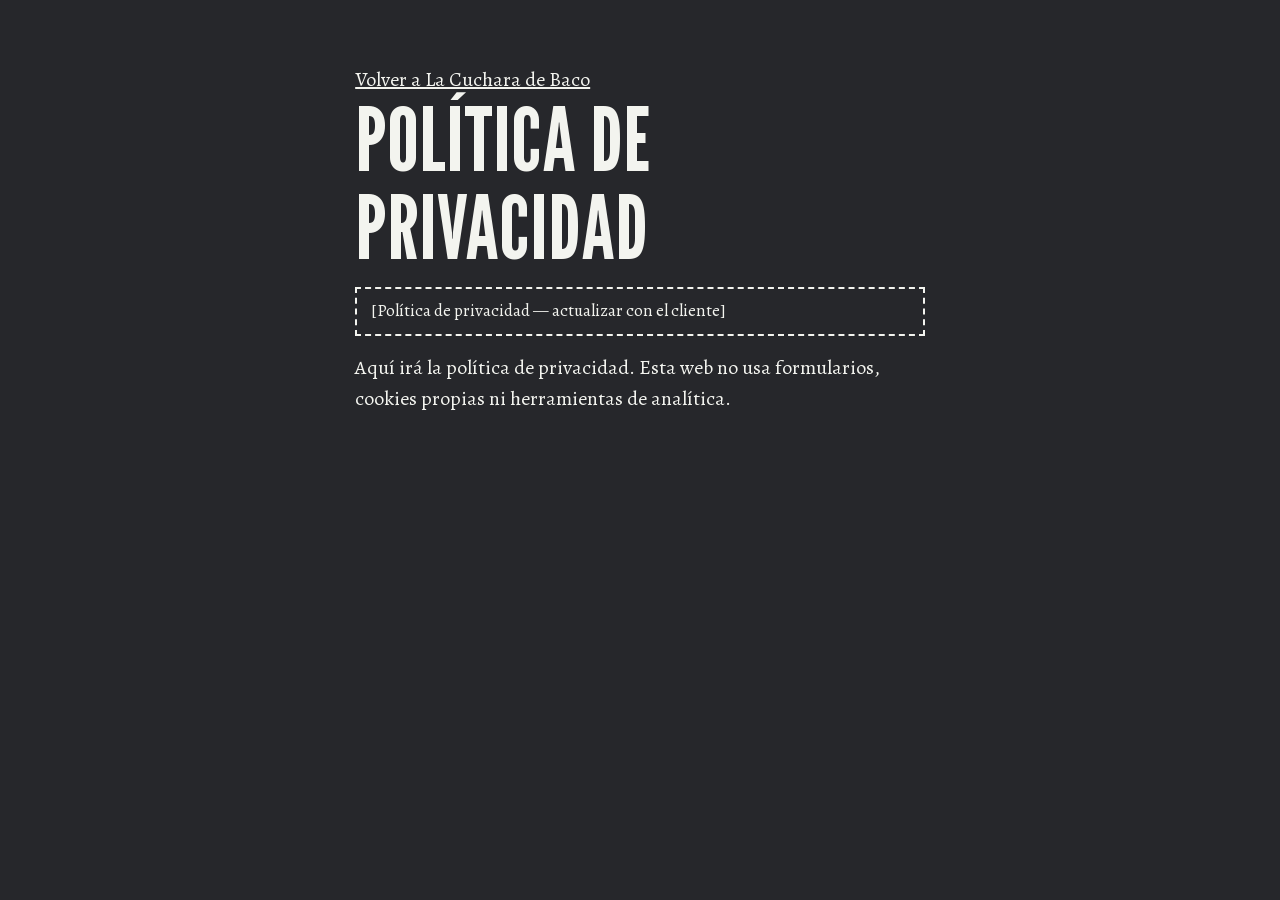
<file: privacidad.html>
<!doctype html>
<html lang="es">
<head>
  <meta charset="utf-8">
  <meta name="viewport" content="width=device-width, initial-scale=1">
  <title>Política de privacidad | La Cuchara de Baco</title>
  <meta name="robots" content="noindex">
  <link rel="icon" href="favicon.svg" type="image/svg+xml">
  <link rel="stylesheet" href="assets/css/styles.css">
  <script>
    /* El navegador puede saltarse la transición entre páginas, sobre todo la primera
       vez que carga una: entonces la página entra con un fundido. Va aquí porque
       el aviso llega antes que el JavaScript del final de la página. */
    addEventListener('pagereveal', function (evento) {
      var transicion = evento.viewTransition;
      var fundir = function () { document.documentElement.classList.add('fundido'); };
      if (!transicion) { fundir(); return; }
      transicion.ready.catch(fundir);
      transicion.finished.catch(function () {});
    });
  </script>
</head>
<body class="legal">
  <main>
    <p><a href="index.html">Volver a La Cuchara de Baco</a></p>
    <h1>Política de privacidad</h1>
    <p class="hueco">[Política de privacidad — actualizar con el cliente]</p>
    <p>Aquí irá la política de privacidad. Esta web no usa formularios, cookies propias ni herramientas de analítica.</p>
  </main>
</body>
</html>
</file>
<file: assets/css/styles.css>
/* La Cuchara de Baco
   La página es la pared del comedor: fotos reales del local y grafito,
   el color de su fachada. Móvil primero; escritorio desde 62rem. */

@font-face {
  font-family: 'League Gothic';
  src: url('../fonts/league-gothic.woff2') format('woff2');
  font-weight: 400;
  font-stretch: 75% 100%;
  font-display: swap;
}
@font-face {
  font-family: 'Alegreya';
  src: url('../fonts/alegreya.woff2') format('woff2');
  font-weight: 400 700;
  font-style: normal;
  font-display: swap;
}
@font-face {
  font-family: 'Alegreya';
  src: url('../fonts/alegreya-italic.woff2') format('woff2');
  font-weight: 400 700;
  font-style: italic;
  font-display: swap;
}

:root {
  --azulejo: #f3f4ef;
  --carbon: #26272b;
  --grafito: #1b1c1f;
  --grafito-suave: #4b4c52;
  --pimenton: #b3341a;

  --letra-cartel: 'League Gothic', 'Arial Narrow', Impact, sans-serif;
  --letra-texto: 'Alegreya', Georgia, 'Times New Roman', serif;

  --margen: 1rem;
  --alto-barra: 3.5rem;
  /* «CUCHARA» mide 2,6 em en League Gothic: así llena justo el ancho útil. */
  --titulo: calc((100vw - 2 * var(--margen)) / 2.6);
  --ease: cubic-bezier(.16, 1, .3, 1);
}

*, *::before, *::after { box-sizing: border-box; }
html {
  scroll-padding-top: 1rem;
  -webkit-text-size-adjust: 100%;
}
body {
  margin: 0;
  background: var(--carbon);
  color: var(--azulejo);
  font-family: var(--letra-texto);
  font-size: 1.1875rem;
  line-height: 1.55;
  padding-bottom: calc(var(--alto-barra) + env(safe-area-inset-bottom));
}
/* Fondo: fotos reales fijas detrás de la portada. La primera nunca se oculta,
   así que si el reloj se congela o no hay movimiento, sigue habiendo imagen. */
.inicio { background: var(--grafito); }
.fondo {
  position: fixed;
  z-index: -1;
  inset: 0 0 auto;
  height: 100lvh;
  overflow: hidden;
  background: var(--grafito);
}
.fondo__foto { position: absolute; inset: 0; }
.fondo__foto img {
  display: block;
  width: 100%;
  height: 100%;
  max-width: none;
  object-fit: cover;
}
/* En vertical, el encuadre de las fotos del local busca las mesas y la cocina. */
@media (max-aspect-ratio: 1/1) {
  .fondo__foto:first-child img { object-position: 76% 50%; }
  .fondo__foto--3 img { object-position: 74% 50%; }
}
/* En horizontal, los platos van a la derecha para que el título no los tape. */
@media (min-aspect-ratio: 1/1) {
  .fondo__foto--3, .fondo__foto--4 { background: var(--grafito); }
  .fondo__foto--3 img, .fondo__foto--4 img { width: 62%; margin-left: auto; }
  .fondo__foto--3::after, .fondo__foto--4::after {
    content: '';
    position: absolute;
    inset: 0;
    background: linear-gradient(90deg, var(--grafito) 38%, transparent 56%);
  }
}

main { overflow-x: clip; overflow-y: visible; }
img, svg { display: block; max-width: 100%; }
h1, h2, h3, h4, p, ul, dl, dd, figure { margin: 0; padding: 0; }
ul { list-style: none; }
address { font-style: normal; }
a { color: inherit; }
button { font: inherit; color: inherit; }

h2, h3 {
  font-family: var(--letra-cartel);
  font-weight: 400;
  line-height: 1;
  text-transform: uppercase;
  letter-spacing: .01em;
}
h2 { font-size: clamp(3.5rem, 15vw, 7.5rem); }

:focus-visible {
  outline: 3px solid var(--azulejo);
  outline-offset: 3px;
}
.hoja :focus-visible,
.historia :focus-visible,
.sitio :focus-visible { outline-color: var(--grafito); }

.saltar {
  position: absolute;
  left: var(--margen);
  top: -4rem;
  z-index: 40;
  padding: .6rem 1rem;
  background: var(--azulejo);
  color: var(--grafito);
}
.saltar:focus { top: .5rem; }

.visual-oculto {
  position: absolute;
  width: 1px;
  height: 1px;
  overflow: hidden;
  clip-path: inset(50%);
  white-space: nowrap;
}

/* Espacio provisional: dato que falta por confirmar con el cliente. */
.hueco {
  padding: .7rem .85rem;
  border: 2px dashed currentColor;
  font-size: 1.0625rem;
  line-height: 1.35;
}

/* Botones ---------------------------------------------------------------- */
.boton {
  display: inline-flex;
  align-items: center;
  justify-content: center;
  min-height: 3.25rem;
  padding: .55rem 1.5rem .45rem;
  border: 2px solid currentColor;
  background: transparent;
  font-family: var(--letra-cartel);
  font-size: 1.5rem;
  line-height: 1;
  letter-spacing: .03em;
  text-transform: uppercase;
  text-decoration: none;
  white-space: nowrap;
  cursor: pointer;
  transition: background-color .2s ease, color .2s ease, border-color .2s ease, transform .12s ease;
}
.boton:active { transform: translateY(1px); }
.boton--relleno {
  background: var(--pimenton);
  border-color: var(--pimenton);
  color: #fff;
}
.boton--linea { color: var(--grafito); }
.boton--linea-clara { color: var(--azulejo); }

@media (hover: hover) {
  .boton--relleno:hover { background: var(--grafito); border-color: var(--grafito); }
  .boton--linea:hover { background: var(--grafito); border-color: var(--grafito); color: var(--azulejo); }
  .boton--linea-clara:hover { background: var(--azulejo); border-color: var(--azulejo); color: var(--grafito); }
}

/* Entrada de la portada: el telón se abre hacia la foto del local. */
.entrada { display: none; }
.con-entrada .entrada {
  display: block;
  position: fixed;
  z-index: 50;
  inset: 0;
  overflow: hidden;
  cursor: pointer;
}
.entrada__telon {
  position: absolute;
  top: 0;
  bottom: 0;
  width: 50.5%;
  background: var(--grafito);
  animation: telon .55s cubic-bezier(.76, 0, .24, 1) .42s forwards;
}
.entrada__telon--izquierda { left: 0; --salida: -100%; }
.entrada__telon--derecha { right: 0; --salida: 100%; }
.entrada__nombre {
  position: absolute;
  inset: 0;
  display: grid;
  place-items: center;
  padding: 0 var(--margen);
  font-family: var(--letra-cartel);
  font-size: clamp(2.75rem, 9vw, 5.5rem);
  line-height: 1;
  letter-spacing: .03em;
  text-align: center;
  text-transform: uppercase;
  animation: nombre .85s ease forwards;
}
@keyframes telon { to { transform: translateX(var(--salida)); } }
@keyframes nombre {
  0% { opacity: 0; transform: translateY(.3em); }
  30%, 55% { opacity: 1; transform: none; }
  100% { opacity: 0; }
}

/* Aparición de las fotos al bajar. */
.aparece {
  opacity: 0;
  transform: translateY(1.5rem);
  transition: opacity .7s ease var(--retraso, 0ms), transform .7s var(--ease) var(--retraso, 0ms);
}
.aparece.visible { opacity: 1; transform: none; }

/* Cabecera --------------------------------------------------------------- */
/* En móvil y tableta el nombre lo da el título y la navegación, la barra inferior. */
.cabecera {
  display: none;
  align-items: center;
  justify-content: space-between;
  gap: 1rem;
  min-height: 3.5rem;
  padding: .5rem var(--margen);
  background: var(--carbon);
}
.marca {
  font-family: var(--letra-cartel);
  font-size: 1.6rem;
  line-height: 1;
  letter-spacing: .03em;
  text-transform: uppercase;
  text-decoration: none;
  white-space: nowrap;
}
.nav { display: none; }
/* En móvil las páginas interiores solo muestran Inicio: el resto va en la barra. */
.pagina-menus .nav,
.pagina-galeria .nav,
.pagina-sitio .nav { display: block; }
.pagina-menus .nav li:not(:first-child),
.pagina-galeria .nav li:not(:first-child),
.pagina-sitio .nav li:not(:first-child),
.pagina-menus .nav__reservar,
.pagina-galeria .nav__reservar,
.pagina-sitio .nav__reservar { display: none; }
.nav li a {
  display: inline-flex;
  align-items: center;
  min-height: 2.75rem;
  font-family: var(--letra-cartel);
  font-size: 1.375rem;
  letter-spacing: .03em;
  text-transform: uppercase;
  text-decoration: none;
}

/* Portada ---------------------------------------------------------------- */
.portada {
  position: relative;
  /* Por encima de lo que sigue: la punta del mango puede pisar «Dos menús». */
  z-index: 3;
  isolation: isolate;
  display: grid;
  grid-template-columns: minmax(0, 1fr);
  align-content: start;
  min-height: 100svh;
  padding: 1rem var(--margen) 0;
}
.portada::before {
  content: '';
  position: absolute;
  z-index: -1;
  inset: 0;
  background: linear-gradient(180deg, rgb(20 21 24 / .8), rgb(20 21 24 / .66) 60%, rgb(20 21 24 / .12) 76%);
}
.portada__texto {
  position: relative;
  z-index: 2;
  display: contents;
}
.titulo {
  position: relative;
  z-index: 1;
  font-family: var(--letra-cartel);
  font-weight: 400;
  font-size: var(--titulo);
  line-height: .86;
  text-transform: uppercase;
}
.titulo__linea { display: block; white-space: nowrap; }
.titulo__la {
  display: block;
  font-size: .2em;
  line-height: 1;
  margin-bottom: .12em;
  letter-spacing: .03em;
}
.firma {
  position: absolute;
  z-index: 3;
  top: 1.05rem;
  right: var(--margen);
  font-style: italic;
  font-size: 1.25rem;
  line-height: 1.2;
}
.portada__pie {
  position: relative;
  z-index: 3;
  margin-top: 1.5rem;
  padding-bottom: 5.5rem;
}
.frase {
  font-family: var(--letra-texto);
  font-style: italic;
  font-weight: 500;
  font-size: 1.75rem;
  line-height: 1.12;
}
.portada__sub {
  margin-top: .75rem;
  font-size: 1.0625rem;
  line-height: 1.4;
}
.portada__acciones {
  display: grid;
  gap: .625rem;
  margin-top: 1.25rem;
}
.portada__acciones .boton { padding-inline: .5rem; font-size: 1.375rem; }


/* Presentación ----------------------------------------------------------- */
.casa {
  position: relative;
  z-index: 1;
  padding: 2.5rem var(--margen) 3rem;
  background: var(--grafito);
}
.casa__texto { max-width: 46rem; }
.casa a { text-underline-offset: .18em; }
.casa h2 { font-size: clamp(3.25rem, 14vw, 6.5rem); }
.casa__entrada {
  margin-top: 1.25rem;
  font-size: 1.5rem;
  line-height: 1.36;
  font-style: italic;
}
.casa__texto > p + p { margin-top: 1rem; }
.casa__distincion {
  margin-top: 1.75rem !important;
  padding-top: .9rem;
  border-top: 2px solid var(--azulejo);
  font-size: 1.0625rem;
  line-height: 1.4;
}
.casa__distincion a { font-weight: 600; text-underline-offset: .18em; }
.casa__cita { display: block; font-style: italic; }

/* Historia ------------------------------------------------------------------ */
.historia { position: relative; z-index: 1; background: var(--azulejo); color: var(--grafito); }
.historia__foto { width: 100%; height: auto; }
.historia__texto { padding: 2.5rem var(--margen) 3rem; }
.historia h2 { font-size: clamp(3.25rem, 14vw, 6.5rem); }
.historia__entrada { margin-top: 1.25rem; font-size: 1.5rem; line-height: 1.36; font-style: italic; }
.historia__texto > p + p { margin-top: 1rem; }
.historia__programas { margin-top: 1.75rem; border-top: 2px solid var(--grafito); }
.historia__programas li { padding: .8rem 0 .75rem; border-bottom: 2px solid var(--grafito); }
.historia__programas strong {
  display: block;
  font-family: var(--letra-cartel);
  font-size: 2.25rem;
  font-weight: 400;
  line-height: 1.05;
  text-transform: uppercase;
}
.historia__programas span { font-style: italic; color: var(--grafito-suave); }

/* Platos destacados ---------------------------------------------------------- */
.destacados { position: relative; z-index: 1; padding: 4rem var(--margen); background: var(--grafito); }
.destacados h2 { font-size: clamp(3.25rem, 14vw, 6.5rem); }
.destacados__lista {
  display: grid;
  grid-template-columns: repeat(2, minmax(0, 1fr));
  gap: 1.5rem .75rem;
  margin: 1.75rem 0 2rem;
}
.destacado { display: block; min-width: 0; text-decoration: none; }
.destacado:first-child { grid-column: 1 / -1; }
.destacado__foto { display: block; overflow: hidden; aspect-ratio: 3 / 4; background: var(--carbon); }
.destacado:first-child .destacado__foto { aspect-ratio: 16 / 10; }
.destacado__foto img { width: 100%; height: 100%; object-fit: cover; transition: transform .5s var(--ease); }
.destacado strong {
  display: block;
  margin-top: .7rem;
  font-family: var(--letra-cartel);
  font-size: 1.875rem;
  font-weight: 400;
  line-height: 1.05;
  text-transform: uppercase;
}
.destacado__detalle { display: block; margin-top: .25rem; font-size: 1.0625rem; font-style: italic; line-height: 1.3; }
@media (hover: hover) {
  .destacado:hover img { transform: scale(1.04); }
}

/* Opiniones ------------------------------------------------------------------ */
.opiniones {
  position: relative;
  z-index: 1;
  padding: 4rem var(--margen);
  background: var(--carbon);
}
.opiniones h2 { font-size: clamp(3.25rem, 14vw, 6.5rem); }
.opiniones__nota { display: flex; align-items: baseline; gap: .75rem; margin-top: 1.25rem; }
.opiniones__nota strong {
  font-family: var(--letra-cartel);
  font-size: clamp(5rem, 24vw, 9rem);
  font-weight: 400;
  line-height: .9;
}
.opiniones__nota span { max-width: 13rem; line-height: 1.35; font-style: italic; }
.opiniones__lista { display: grid; gap: 1.75rem; margin-top: 2.25rem; }
.opinion { padding-top: 1rem; border-top: 2px solid var(--azulejo); }
.opinion blockquote { margin: 0; font-size: 1.625rem; line-height: 1.22; font-style: italic; }
.opinion figcaption { margin-top: .6rem; font-size: 1.0625rem; }
.opinion a { text-underline-offset: .18em; }
.opiniones__acciones { display: grid; gap: .625rem; margin-top: 2.5rem; }

/* Encuéntranos ------------------------------------------------------------ */
.sitio {
  padding: 4rem var(--margen) 3.5rem;
  background: var(--azulejo);
  color: var(--grafito);
}
.sitio h1 {
  font-family: var(--letra-cartel);
  font-size: clamp(3.25rem, 14vw, 6.5rem);
  font-weight: 400;
  line-height: 1;
  text-transform: uppercase;
}
.sitio__datos { margin-top: 1.5rem; display: grid; gap: 1.25rem; }
.sitio__direccion, .sitio__telefono {
  font-family: var(--letra-cartel);
  text-decoration: none;
  line-height: .95;
  text-transform: uppercase;
}
.sitio__direccion { display: block; font-size: clamp(3.25rem, 18.6vw, 11rem); white-space: nowrap; }
.sitio__direccion small {
  display: block;
  margin-top: .5rem;
  font-family: var(--letra-texto);
  font-size: 1.25rem;
  line-height: 1.25;
  text-transform: none;
}
.sitio__telefono { font-size: clamp(3.5rem, 19vw, 8rem); color: var(--pimenton); }
.sitio__lateral { margin-top: 2.25rem; }
.sitio__foto { width: 100%; height: auto; margin-bottom: 1.75rem; }
.sitio__horario h3 { font-size: 2rem; }
.sitio__horario p { margin-top: .35rem; }
.sitio__horario dl { margin-top: .5rem; display: grid; grid-template-columns: auto 1fr; gap: .2rem 1rem; }
.sitio__horario dd { text-wrap: balance; }
.sitio__acciones { display: grid; gap: .625rem; margin-top: 1.75rem; }

/* Formulario de reserva ------------------------------------------------------- */
.reserva { padding: 3.5rem var(--margen) 4rem; scroll-margin-top: 1rem; }
.reserva h2 { font-size: clamp(3.25rem, 14vw, 6.5rem); }
.reserva__cabeza p { margin-top: .5rem; max-width: 34ch; font-size: 1.3125rem; font-style: italic; line-height: 1.3; }
.formulario {
  display: grid;
  grid-template-columns: repeat(2, minmax(0, 1fr));
  gap: 1.1rem .75rem;
  margin-top: 1.75rem;
  padding: 1.5rem 1.25rem 1.75rem;
  background: var(--azulejo);
  color: var(--grafito);
  box-shadow: 0 1.25rem 2.5rem -1rem rgb(12 12 14 / .65);
}
.formulario :focus-visible { outline-color: var(--grafito); }
.campo { display: grid; align-content: start; gap: .3rem; min-width: 0; }
.campo--ancho { grid-column: 1 / -1; }
.campo label { font-size: 1.0625rem; font-weight: 600; line-height: 1.25; }
.campo input:not([type='checkbox']),
.campo select,
.campo textarea {
  width: 100%;
  min-height: 3rem;
  padding: .55rem .7rem;
  border: 2px solid var(--grafito);
  border-radius: 0;
  background: #fff;
  color: var(--grafito);
  font: inherit;
  font-size: 1.0625rem;
}
.campo input:not([type='checkbox']),
.campo select { height: 3rem; }
.campo textarea { resize: vertical; line-height: 1.35; }
.campo--casilla { grid-template-columns: auto 1fr; align-items: center; gap: .6rem; }
.campo--casilla input { width: 1.5rem; height: 1.5rem; margin: 0; accent-color: var(--pimenton); }
.campo--casilla label { font-weight: 400; }
.campo--casilla a { text-underline-offset: .18em; }
.formulario__aviso { padding: .7rem .85rem; border: 2px solid var(--pimenton); font-size: 1.0625rem; line-height: 1.35; }

/* Pie --------------------------------------------------------------------- */
.pie {
  display: grid;
  gap: 1.5rem;
  padding: 2.5rem var(--margen) 2rem;
  background: var(--grafito);
  color: var(--azulejo);
  font-size: 1.0625rem;
}
.pie__marca {
  font-family: var(--letra-cartel);
  font-size: 2.25rem;
  line-height: 1;
  text-transform: uppercase;
}
.pie a { text-underline-offset: .18em; }
.pie li + li { margin-top: .5rem; }
.pie li a { display: inline-block; padding-block: .15rem; }

/* Barra móvil: navegación a mano del pulgar. ------------------------------- */
.barra {
  position: fixed;
  z-index: 20;
  inset: auto 0 0;
  display: grid;
  grid-template-columns: 1fr 1fr 1.42fr 1.3fr;
  min-height: calc(var(--alto-barra) + env(safe-area-inset-bottom));
  padding-bottom: env(safe-area-inset-bottom);
  background: var(--grafito);
  color: var(--azulejo);
  font-family: var(--letra-cartel);
  font-size: 1.3125rem;
  letter-spacing: .03em;
  text-transform: uppercase;
}
.barra a {
  display: grid;
  place-items: center;
  text-decoration: none;
}
.barra__reservar { background: var(--pimenton); color: #fff; }
.barra [aria-current='page'],
.nav [aria-current='page'] { text-decoration: underline; text-underline-offset: .2em; }

/* Galería ------------------------------------------------------------------- */
.album { margin-top: 3.5rem; scroll-margin-top: 1rem; }
.album h2 { font-size: clamp(3.25rem, 14vw, 6.5rem); }
.album__texto { margin-top: .5rem; font-size: 1.3125rem; font-style: italic; line-height: 1.3; }
.fotos { margin-top: 1.25rem; }
.foto {
  display: block;
  width: 100%;
  padding: 0;
  border: 0;
  overflow: hidden;
  background: var(--grafito);
  cursor: zoom-in;
}
.foto img {
  width: 100%;
  height: auto;
  transition: transform .5s var(--ease);
}
@media (hover: hover) {
  .foto:hover img { transform: scale(1.04); }
}

/* Cada sección tiene su composición: local y postres, a tamaño; platos, sin recortes. */
.fotos--el-local,
.fotos--postres-y-vinos {
  display: grid;
  grid-template-columns: repeat(2, minmax(0, 1fr));
  gap: .5rem;
}
.fotos--el-local .foto:first-child,
.fotos--postres-y-vinos .foto:first-child { grid-column: 1 / -1; }
.fotos--el-local .foto:not(:first-child) { aspect-ratio: 1; }
.fotos--postres-y-vinos .foto:not(:first-child) { aspect-ratio: 3 / 4; }
.fotos--el-local img,
.fotos--postres-y-vinos img { height: 100%; object-fit: cover; }
.fotos--platos { columns: 2; column-gap: .5rem; }
.fotos--platos .foto { margin-bottom: .5rem; break-inside: avoid; }

/* Visor a pantalla completa. */
.visor {
  width: 100%;
  max-width: none;
  height: 100dvh;
  max-height: none;
  margin: 0;
  padding: 0;
  border: 0;
  background: rgb(12 12 14 / .96);
  color: var(--azulejo);
}
.visor::backdrop { background: rgb(12 12 14 / .9); }
.visor__marco {
  display: grid;
  grid-template-rows: auto minmax(0, 1fr) auto;
  gap: .5rem;
  height: 100%;
  padding: .75rem var(--margen) calc(.75rem + env(safe-area-inset-bottom));
}
.visor__barra,
.visor__pasos { display: flex; align-items: center; justify-content: space-between; gap: .75rem; }
.visor__cuenta { font-style: italic; }
.visor__foto {
  display: grid;
  grid-template-rows: minmax(0, 1fr) auto;
  justify-items: center;
  gap: .5rem;
  min-height: 0;
}
.visor__foto img { width: 100%; height: 100%; object-fit: contain; }
.visor__foto figcaption { max-width: 60ch; font-size: 1.0625rem; font-style: italic; line-height: 1.3; text-align: center; }
.visor__boton {
  min-height: 2.75rem;
  padding: .3rem 1rem .2rem;
  border: 2px solid currentColor;
  background: none;
  font-family: var(--letra-cartel);
  font-size: 1.375rem;
  letter-spacing: .03em;
  text-transform: uppercase;
  cursor: pointer;
}
@media (hover: hover) {
  .visor__boton:hover { background: var(--azulejo); color: var(--grafito); border-color: var(--azulejo); }
}

/* Página de menús: cada menú es una hoja de carta impresa sobre la pared. ---- */
.pagina-menus .cabecera,
.pagina-galeria .cabecera,
.pagina-sitio .cabecera { display: flex; }
.pagina-menus,
.pagina-galeria,
.pagina-sitio { background: var(--carbon); }
.menus-pagina { padding: 1.5rem var(--margen) 3rem; }
.menus-pagina__titulo {
  font-family: var(--letra-cartel);
  font-size: clamp(5.5rem, 34vw, 12rem);
  font-weight: 400;
  line-height: .86;
  text-transform: uppercase;
}
.menus-pagina__intro { margin-top: .75rem; max-width: 34ch; font-size: 1.3125rem; line-height: 1.3; font-style: italic; }
.menus-pagina__saltos { display: grid; gap: .625rem; margin-top: 1.5rem; }
.menus-pagina__saltos .boton { white-space: normal; text-align: center; }
.hojas { display: grid; grid-template-columns: minmax(0, 1fr); gap: 2.5rem; margin-top: 2.5rem; }
.hoja {
  scroll-margin-top: 1rem;
  background: var(--azulejo);
  color: var(--grafito);
  box-shadow: 0 1.25rem 2.5rem -1rem rgb(12 12 14 / .65);
}
.hoja__cabeza { padding: 1.75rem 1.25rem 1.6rem; color: #fff; }
.hoja--primera .hoja__cabeza { background: var(--pimenton); }
.hoja--segunda .hoja__cabeza,
.hoja--carta .hoja__cabeza { background: var(--grafito); }
.hoja__cabeza h2 { font-size: clamp(3.25rem, 14vw, 5.25rem); line-height: .95; }
.hoja__cabeza p { margin-top: .6rem; font-size: 1.25rem; line-height: 1.3; font-style: italic; }
.hoja__cuerpo { padding: 1.5rem 1.25rem 2rem; }
.hoja__mensaje { font-size: 1.1875rem; font-style: italic; line-height: 1.35; text-align: center; }
.curso { margin-top: 2rem; text-align: center; }
.curso__titulo {
  display: grid;
  grid-template-columns: 1fr auto 1fr;
  align-items: center;
  gap: .75rem;
  font-size: 2rem;
  letter-spacing: .03em;
}
.curso__titulo::before,
.curso__titulo::after { content: ''; height: 2px; background: var(--grafito); }
.curso li { margin-top: 1.1rem; line-height: 1.3; }
.plato__nombre { display: block; font-size: 1.3125rem; font-weight: 600; line-height: 1.22; text-wrap: balance; }
.plato__detalle { display: block; margin-top: .15rem; font-style: italic; color: var(--grafito-suave); text-wrap: balance; }
.plato__precio { display: block; margin-top: .15rem; font-weight: 600; }
.curso .hueco { margin-top: 1rem; text-align: left; }
.hoja__pie { margin-top: 2.25rem; padding-top: 1.25rem; border-top: 2px solid var(--grafito); text-align: center; }
.hoja__precio { font-family: var(--letra-cartel); font-size: 4rem; line-height: 1; }
.hoja__pie .hueco { text-align: left; }
.hoja__nota { margin-top: .6rem; font-size: 1.0625rem; line-height: 1.35; }
.hoja__pie .boton { width: 100%; margin-top: 1.25rem; }
.hoja__carta { display: block; margin-top: 1.25rem; }

/* Transición entre páginas. La cabecera y la barra se quedan quietas; el contenido
   sale y entra. Sin soporte, la página simplemente aparece con un fundido. */
@media (prefers-reduced-motion: no-preference) {
  @view-transition { navigation: auto; }
  .cabecera { view-transition-name: cabecera; }
  .barra { view-transition-name: barra; }
  ::view-transition-old(root) { animation: pagina-sale .2s ease both; }
  ::view-transition-new(root) { animation: pagina-entra .42s var(--ease) both; }
  @keyframes pagina-sale { to { opacity: 0; transform: translateY(-.75rem); } }
  @keyframes pagina-entra { from { opacity: 0; transform: translateY(1.5rem); } }
  .fundido main { animation: pagina-fundido .35s ease both; }
  @supports not (view-transition-name: a) {
    main { animation: pagina-fundido .35s ease both; }
  }
  @keyframes pagina-fundido { from { opacity: 0; } }
}

@media (prefers-reduced-motion: no-preference) {
  html { scroll-behavior: smooth; }
  /* Único momento coreografiado en CSS: entra el título; el fondo va aparte.
     Sin opacidad a propósito: si el reloj se congela, el contenido sigue visible. */
  .titulo__linea, .titulo__la { animation: titulo .9s var(--ease) both; }
  .titulo__linea:nth-of-type(2) { animation-delay: .08s; }
  .titulo__linea:nth-of-type(3) { animation-delay: .16s; }
  .con-entrada .titulo__linea,
  .con-entrada .titulo__la { animation-delay: .5s; }
  @keyframes titulo { from { transform: translateY(.07em); } }

  /* Pase de fotos: 4 fotos, 7 s cada una. Cada foto entra sobre la anterior y
     la última se funde para dejar ver otra vez la primera. */
  .fondo__foto img { animation: acercar 28s linear infinite; }
  .fondo__foto--2, .fondo__foto--3, .fondo__foto--4 {
    opacity: 0;
    animation: pase 28s linear infinite;
  }
  .fondo__foto--2, .fondo__foto--2 img { animation-delay: 7s; }
  .fondo__foto--3, .fondo__foto--3 img { animation-delay: 14s; }
  .fondo__foto--4, .fondo__foto--4 img { animation-delay: 21s; }
  .fondo__foto--4 { animation-name: pase-ultima; }
  @keyframes pase {
    0% { opacity: 0; }
    7%, 32% { opacity: 1; }
    33%, 100% { opacity: 0; }
  }
  @keyframes pase-ultima {
    0% { opacity: 0; }
    7%, 25% { opacity: 1; }
    32%, 100% { opacity: 0; }
  }
  @keyframes acercar {
    from { transform: scale(1.01); }
    36%, 100% { transform: scale(1.11); }
  }

  @supports (animation-timeline: scroll()) {
    /* En escritorio el nombre pasa a la cabecera cuando el título sale de pantalla. */
    @media (min-width: 62rem) {
      .inicio .marca {
        animation: marca linear both;
        animation-timeline: scroll(root);
        animation-range: 30vh 55vh;
      }
      .inicio .marca:focus-visible { animation: none; }
      @keyframes marca {
        from { opacity: 0; transform: translateY(.4rem); }
      }
    }
  }
}

@media (prefers-reduced-motion: reduce) {
  .boton { transition: none; }
}

/* Móvil pequeño ------------------------------------------------------------ */
@media (max-width: 22.4rem) {
  .barra { font-size: 1.15rem; }
  .portada__acciones .boton { font-size: 1.2rem; }
}

/* Tableta ------------------------------------------------------------------ */
@media (min-width: 40rem) {
  :root { --margen: 2rem; }
  :root { --titulo: min(calc((100vw - 2 * var(--margen)) / 2.6), 34dvh); }
}

/* Escritorio --------------------------------------------------------------- */
@media (min-width: 62rem) {
  :root { --margen: clamp(2rem, 4vw, 4.5rem); }
  html { scroll-padding-top: 5rem; }
  body { padding-bottom: 0; font-size: 1.25rem; }
  .barra { display: none; }

  .cabecera {
    display: flex;
    position: sticky;
    top: 0;
    z-index: 30;
    min-height: 4.5rem;
    padding-block: .5rem;
  }
  .marca { font-size: 2rem; }
  .nav,
  .pagina-menus .nav,
  .pagina-galeria .nav,
  .pagina-sitio .nav { display: flex; align-items: center; gap: 2.25rem; }
  .pagina-menus .nav li:not(:first-child),
  .pagina-galeria .nav li:not(:first-child),
  .pagina-sitio .nav li:not(:first-child) { display: list-item; }
  .pagina-menus .nav__reservar,
  .pagina-galeria .nav__reservar,
  .pagina-sitio .nav__reservar { display: inline-flex; }
  .nav ul { display: flex; gap: 2rem; }
  .nav li a {
    position: relative;
    display: inline-block;
    padding: .35rem 0 .2rem;
    font-family: var(--letra-cartel);
    font-size: 1.5rem;
    line-height: 1;
    letter-spacing: .03em;
    text-transform: uppercase;
    text-decoration: none;
  }
  .nav li a::after {
    content: '';
    position: absolute;
    inset: auto 0 0;
    height: 2px;
    background: currentColor;
    transform: scaleX(0);
    transform-origin: left;
    transition: transform .25s var(--ease);
  }
  .nav li a:hover::after { transform: scaleX(1); }
  .nav__reservar {
    display: inline-flex;
    align-items: center;
    min-height: 3rem;
    padding: .4rem 1.4rem .3rem;
    background: var(--pimenton);
    color: #fff;
    font-family: var(--letra-cartel);
    font-size: 1.5rem;
    line-height: 1;
    letter-spacing: .03em;
    text-transform: uppercase;
    text-decoration: none;
    transition: background-color .2s ease;
  }
  .nav__reservar:hover { background: var(--grafito); }

  .inicio .cabecera { background: rgb(27 28 31 / .95); }
  .portada {
    --alto: calc(100dvh - 4.5rem);
    min-height: max(40rem, var(--alto));
    padding-top: .5rem;
  }
  .portada::before {
    background: linear-gradient(90deg, rgb(20 21 24 / .82), rgb(20 21 24 / .5) 48%, rgb(20 21 24 / .12) 78%);
  }
  :root { --titulo: min(19vw, 36dvh); }
  .titulo__la { font-size: .13em; }
  .firma { top: .9rem; right: auto; left: calc(var(--margen) + 3.25rem); }
  .portada__pie {
    display: grid;
    grid-template-columns: auto auto;
    justify-content: start;
    align-items: end;
    column-gap: 3rem;
    width: min(66%, 60rem);
    margin-top: 1.25rem;
    padding-bottom: 3rem;
  }
  .frase { font-size: clamp(2rem, 3.1vw, 2.75rem); grid-column: 1 / -1; }
  .portada__sub { max-width: 30ch; font-size: 1.25rem; }
  .portada__acciones { grid-auto-flow: column; }
  .portada__acciones .boton { padding-inline: 1.5rem; font-size: 1.5rem; }

  .casa { padding-block: 5rem 4.5rem; }

  .album { margin-top: 5rem; scroll-margin-top: 5.5rem; }
  .fotos { margin-top: 1.75rem; }
  .fotos--el-local { grid-template-columns: repeat(3, minmax(0, 1fr)); grid-template-rows: repeat(2, minmax(0, 1fr)); }
  .fotos--el-local .foto:first-child { grid-column: span 2; grid-row: span 2; aspect-ratio: 4 / 3; }
  .fotos--el-local .foto:not(:first-child) { aspect-ratio: auto; min-height: 0; }
  .fotos--postres-y-vinos { grid-template-columns: repeat(3, minmax(0, 1fr)); }
  .fotos--postres-y-vinos .foto:first-child { grid-column: span 2; min-height: 0; }
  .fotos--platos { columns: 3; }

  .historia { display: grid; grid-template-columns: repeat(2, minmax(0, 1fr)); }
  .historia__foto { height: 100%; object-fit: cover; }
  .historia__texto { align-self: center; padding: 4.5rem var(--margen); }
  .historia__entrada { font-size: 2rem; line-height: 1.32; }

  .destacados { padding-block: 5.5rem; }
  .destacados__lista { grid-template-columns: minmax(0, 2fr) minmax(0, 1fr) minmax(0, 1fr); gap: 1.25rem; margin: 2.5rem 0 2.5rem; }
  .destacado:first-child { grid-column: auto; }
  .destacado__foto,
  .destacado:first-child .destacado__foto { aspect-ratio: auto; height: clamp(22rem, 36vw, 34rem); }
  .destacado strong { font-size: 2.25rem; }

  .opiniones { padding-block: 5.5rem; }
  .opiniones__lista { grid-template-columns: repeat(3, minmax(0, 1fr)); gap: 3rem; margin-top: 3rem; }
  .opinion blockquote { font-size: 2rem; }
  .opiniones__acciones { grid-auto-flow: column; justify-content: start; margin-top: 3rem; }
  .casa__entrada { font-size: 2rem; line-height: 1.32; }

  .menus-pagina { padding-block: 2.5rem 6rem; }
  .menus-pagina__saltos { grid-auto-flow: column; justify-content: start; }
  .menus-pagina__saltos .boton { white-space: nowrap; }
  .hojas { grid-template-columns: repeat(2, minmax(0, 1fr)); gap: 3rem; align-items: start; margin-top: 3.5rem; }
  .hoja { scroll-margin-top: 6rem; }
  .hoja--segunda { margin-top: 4rem; }
  .hoja--carta { grid-column: 1 / -1; }
  .hoja--carta .hoja__cursos { display: grid; grid-template-columns: repeat(2, minmax(0, 1fr)); gap: 0 4rem; align-items: start; }
  .hoja__cabeza { padding: 2.25rem 2.5rem 2rem; }
  .hoja__cuerpo { padding: 2rem 2.5rem 2.5rem; }

  .sitio {
    display: grid;
    grid-template-columns: minmax(0, 8fr) minmax(0, 4fr);
    column-gap: 3rem;
    align-items: end;
    padding-block: 5.5rem 5rem;
  }
  .sitio h1 { grid-column: 1 / -1; }
  .sitio__lateral { margin-top: 0; }
  .sitio__acciones .boton { width: 100%; }
  .sitio { align-items: start; }

  .reserva {
    display: grid;
    grid-template-columns: minmax(0, 4fr) minmax(0, 7fr);
    gap: 3rem;
    align-items: start;
    padding-block: 5rem 6rem;
    scroll-margin-top: 4.5rem;
  }
  .reserva h2 { font-size: clamp(4rem, 7vw, 6.5rem); }
  .formulario { gap: 1.25rem 1rem; margin-top: 0; padding: 2.25rem 2.5rem 2.5rem; }

  .pie {
    grid-template-columns: 2fr 2fr 1fr 1.4fr;
    gap: 2rem;
    align-items: start;
  }

}

/* Páginas legales provisionales -------------------------------------------- */
.legal { padding-bottom: 0; }
.legal main {
  max-width: 42rem;
  margin: 0 auto;
  padding: 3rem var(--margen) 4rem;
}
.legal h1 {
  font-family: var(--letra-cartel);
  font-size: clamp(3rem, 14vw, 5.5rem);
  font-weight: 400;
  line-height: 1;
  text-transform: uppercase;
}
.legal p { margin-top: 1rem; }
</file>
